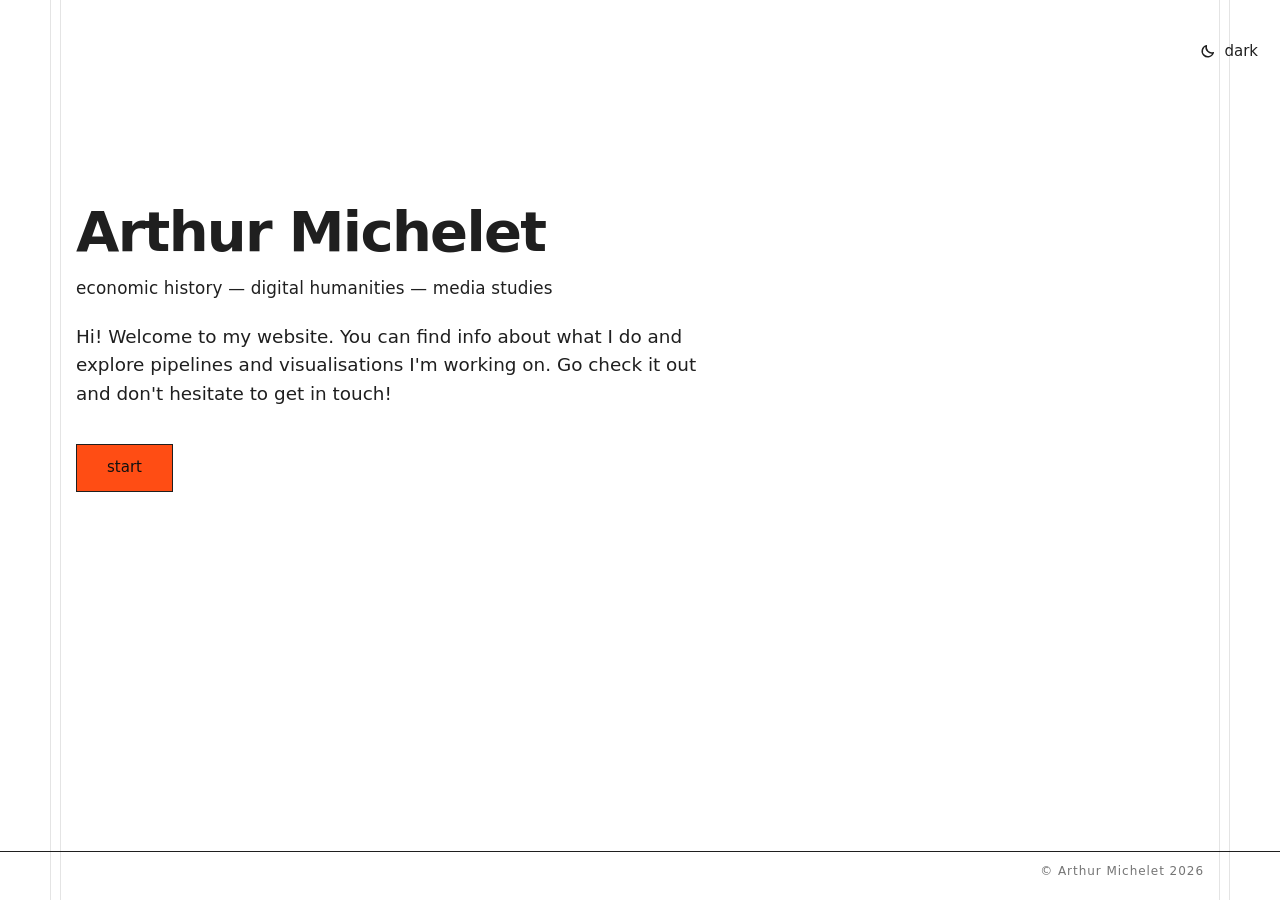
<file: index.html>
<!doctype html>
<html lang="en">
<script type="application/ld+json">{"@context": "https://schema.org", "@type": "Person", "name": "Arthur Michelet", "url": "https://arthurmichelet.com/", "jobTitle": "PhD candidate in history", "affiliation": {"@type": "CollegeOrUniversity", "name": "University of Lausanne"}, "sameAs": ["https://orcid.org/0009-0006-4593-6402", "https://github.com/arthurmichelet", "https://www.linkedin.com/in/arthur-michelet-aa4326248/"]}</script>
<head>
<meta charset="utf-8">
<meta name="viewport" content="width=device-width, initial-scale=1">
<title>Arthur Michelet</title>
<meta name="description" content="Arthur Michelet, PhD candidate in history at the University of Lausanne, economic history, media studies, digital humanities.">
<link rel="preconnect" href="https://api.fontshare.com"><link rel="preconnect" href="https://cdn.fontshare.com" crossorigin><link rel="preconnect" href="https://fonts.googleapis.com"><link rel="preconnect" href="https://fonts.gstatic.com" crossorigin><link href="https://api.fontshare.com/v2/css?f[]=satoshi@300,400,401,500,700,701,900&display=swap" rel="stylesheet"><link href="https://fonts.googleapis.com/css2?family=Playfair+Display:ital,wght@0,400..700;1,400..700&display=swap" rel="stylesheet"><link rel="icon" href="/favicon.ico" sizes="48x48"><link rel="icon" type="image/png" href="/favicon.png" sizes="192x192"><link rel="apple-touch-icon" href="/apple-touch-icon.png">
<link rel="stylesheet" href="style.css">
<meta name="color-scheme" content="light dark"><script>(function(){var d=document.documentElement;try{var t=localStorage.getItem('theme');if(t==='dark'||t==='light')d.setAttribute('data-theme',t);}catch(e){}window.toggleTheme=function(){var dark=d.getAttribute('data-theme')?d.getAttribute('data-theme')==='dark':matchMedia('(prefers-color-scheme: dark)').matches;var n=dark?'light':'dark';d.setAttribute('data-theme',n);try{localStorage.setItem('theme',n);}catch(e){}};})();</script><link rel="stylesheet" href="theme-lab.css">
</head>
<body class="site home">
<header class="site-header"><a class="site-name" href="./">Arthur Michelet</a><p class="home-tagline">economic history — digital humanities — media studies</p><p class="home-intro">Hi! Welcome to my website. You can find info about what I do and explore pipelines and visualisations I&#x27;m working on. Go check it out and don&#x27;t hesitate to get in touch!</p><div class="nav-row" data-nosnippet><a class="start" href="info">start</a><button type="button" class="theme-toggle" aria-label="switch between light and dark mode" onclick="toggleTheme()"><span class="to-dark"><svg width="16" height="16" viewBox="0 0 24 24" fill="none" stroke="currentColor" stroke-width="2.2" stroke-linejoin="round" aria-hidden="true"><path d="M20 14.5A8.5 8.5 0 0 1 9.5 4 8.5 8.5 0 1 0 20 14.5z"/></svg><span>dark</span></span><span class="to-light"><svg width="16" height="16" viewBox="0 0 24 24" fill="none" stroke="currentColor" stroke-width="2.2" stroke-linecap="round" aria-hidden="true"><circle cx="12" cy="12" r="4"/><path d="M12 2v2M12 20v2M2 12h2M20 12h2M4.9 4.9l1.4 1.4M17.7 17.7l1.4 1.4M4.9 19.1l1.4-1.4M17.7 6.3l1.4-1.4"/></svg><span>light</span></span></button></div></header>
<main data-page="home">

</main>
<footer class="site-footer"><p>© Arthur Michelet 2026</p></footer>
<script src="assets/glass.js" defer></script>
</body>
</html>
</file>
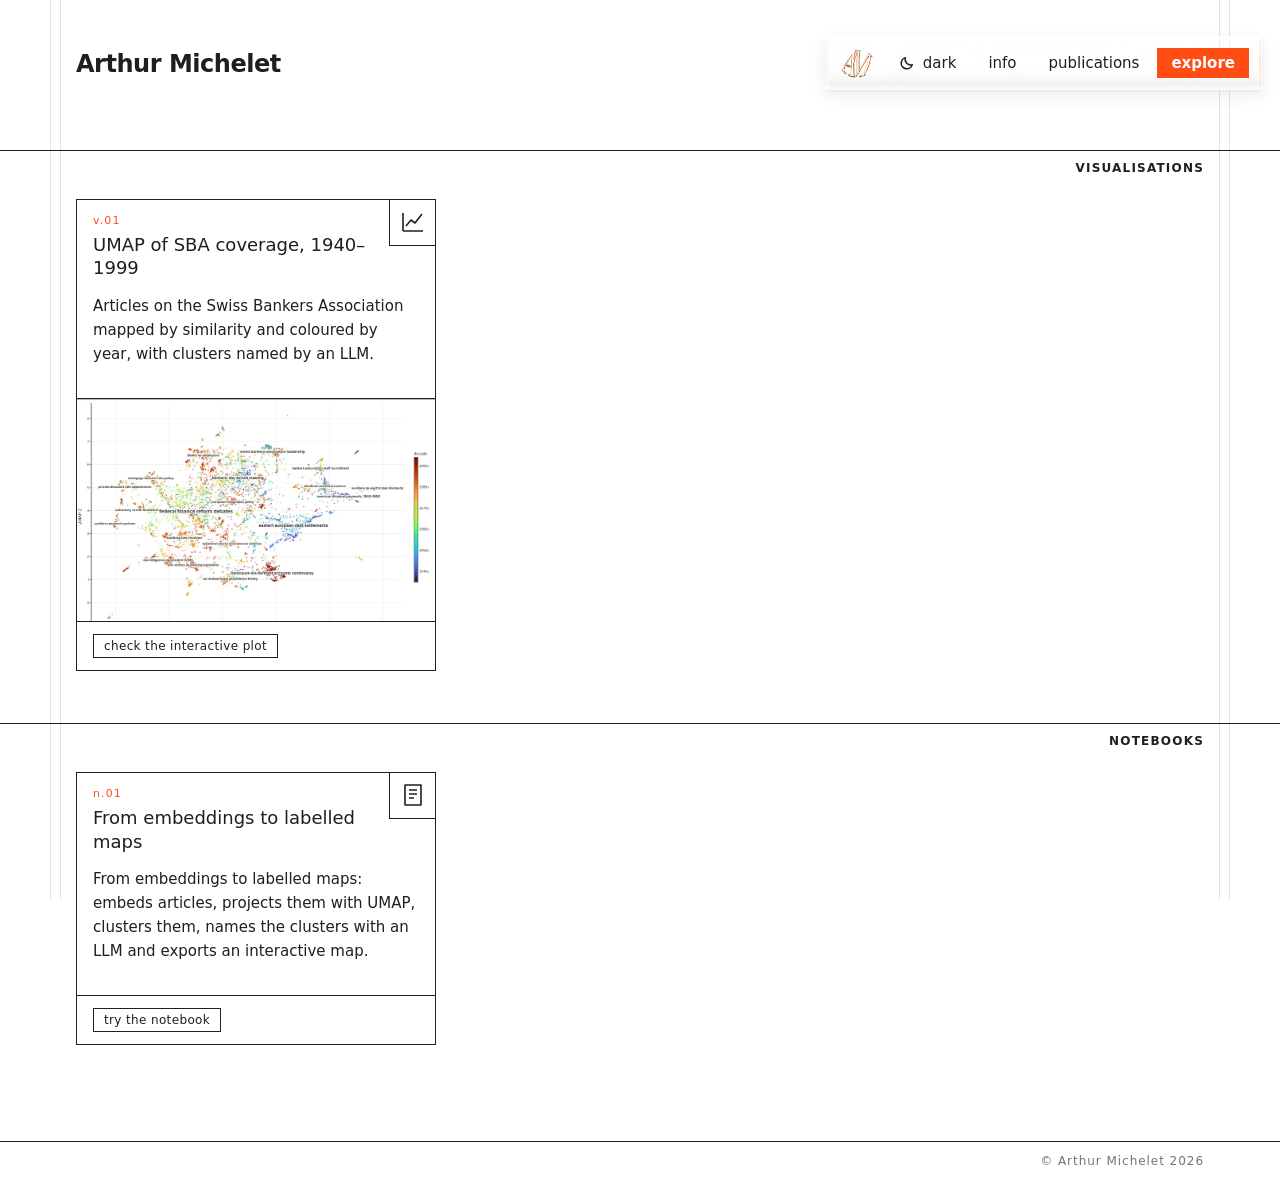
<file: explore.html>
<!doctype html>
<html lang="en">

<head>
<meta charset="utf-8">
<meta name="viewport" content="width=device-width, initial-scale=1">
<title>explore · Arthur Michelet</title>
<meta name="description" content="Arthur Michelet, PhD candidate in history at the University of Lausanne, economic history, media studies, digital humanities.">
<link rel="preconnect" href="https://api.fontshare.com"><link rel="preconnect" href="https://cdn.fontshare.com" crossorigin><link rel="preconnect" href="https://fonts.googleapis.com"><link rel="preconnect" href="https://fonts.gstatic.com" crossorigin><link href="https://api.fontshare.com/v2/css?f[]=satoshi@300,400,401,500,700,701,900&display=swap" rel="stylesheet"><link href="https://fonts.googleapis.com/css2?family=Playfair+Display:ital,wght@0,400..700;1,400..700&display=swap" rel="stylesheet"><link rel="icon" href="/favicon.ico" sizes="48x48"><link rel="icon" type="image/png" href="/favicon.png" sizes="192x192"><link rel="apple-touch-icon" href="/apple-touch-icon.png">
<link rel="stylesheet" href="style.css">
<meta name="color-scheme" content="light dark"><script>(function(){var d=document.documentElement;try{var t=localStorage.getItem('theme');if(t==='dark'||t==='light')d.setAttribute('data-theme',t);}catch(e){}window.toggleTheme=function(){var dark=d.getAttribute('data-theme')?d.getAttribute('data-theme')==='dark':matchMedia('(prefers-color-scheme: dark)').matches;var n=dark?'light':'dark';d.setAttribute('data-theme',n);try{localStorage.setItem('theme',n);}catch(e){}};})();</script><link rel="stylesheet" href="theme-lab.css">
</head>
<body class="site">
<header class="site-header wide"><a class="site-name" href="./">Arthur Michelet</a><div class="nav-row" data-nosnippet><a class="home-btn" href="./" aria-label="start page" title="start page"><img src="assets/monogram.png" alt="" width="32" height="32"></a><nav><a href="info">info</a><a href="publications">publications</a><a href="explore" class="current">explore</a></nav><button type="button" class="theme-toggle" aria-label="switch between light and dark mode" onclick="toggleTheme()"><span class="to-dark"><svg width="16" height="16" viewBox="0 0 24 24" fill="none" stroke="currentColor" stroke-width="2.2" stroke-linejoin="round" aria-hidden="true"><path d="M20 14.5A8.5 8.5 0 0 1 9.5 4 8.5 8.5 0 1 0 20 14.5z"/></svg><span>dark</span></span><span class="to-light"><svg width="16" height="16" viewBox="0 0 24 24" fill="none" stroke="currentColor" stroke-width="2.2" stroke-linecap="round" aria-hidden="true"><circle cx="12" cy="12" r="4"/><path d="M12 2v2M12 20v2M2 12h2M20 12h2M4.9 4.9l1.4 1.4M17.7 17.7l1.4 1.4M4.9 19.1l1.4-1.4M17.7 6.3l1.4-1.4"/></svg><span>light</span></span></button></div></header>
<main data-page="explore" class="wide bare">
<h1 class="sr-only">explore</h1>
<h2>visualisations</h2>
<div class='cards'>
<article class="card card-plot"><span class="card-icon"><svg width="26" height="26" viewBox="0 0 26 26" fill="none" stroke="currentColor" stroke-width="1.6" stroke-linejoin="round" aria-hidden="true"><path d="M3 22V4M3 22h20"/><path d="M6 17l5-6 4 3 7-9"/></svg></span><h3 class="card-title"><a href="view/umap-labelled-map">UMAP of SBA coverage, 1940–1999</a></h3><p class="card-text">Articles on the Swiss Bankers Association mapped by similarity and coloured by year, with clusters named by an LLM.</p><a class="card-preview" href="view/umap-labelled-map" tabindex="-1" aria-hidden="true"><img src="plots/umap-labelled-map-preview.webp" alt="" loading="lazy"></a><div class="card-links"><a class="pill" href="view/umap-labelled-map">check the interactive plot</a></div></article>
</div>
<h2>notebooks</h2>
<div class='cards'>
<article class="card card-notebook"><span class="card-icon"><svg width="26" height="26" viewBox="0 0 26 26" fill="none" stroke="currentColor" stroke-width="1.6" stroke-linejoin="round" aria-hidden="true"><rect x="5" y="3" width="16" height="20"/><path d="M9 8h8M9 12h8M9 16h5"/></svg></span><h3 class="card-title"><a href="view/embeddings-to-labelled-maps">From embeddings to labelled maps</a></h3><p class="card-text">From embeddings to labelled maps: embeds articles, projects them with UMAP, clusters them, names the clusters with an LLM and exports an interactive map.</p><div class="card-links"><a class="pill" href="view/embeddings-to-labelled-maps">try the notebook</a></div></article>
</div>
</main>
<footer class="site-footer"><p>© Arthur Michelet 2026</p></footer>
<script src="assets/glass.js" defer></script>
</body>
</html>
</file>
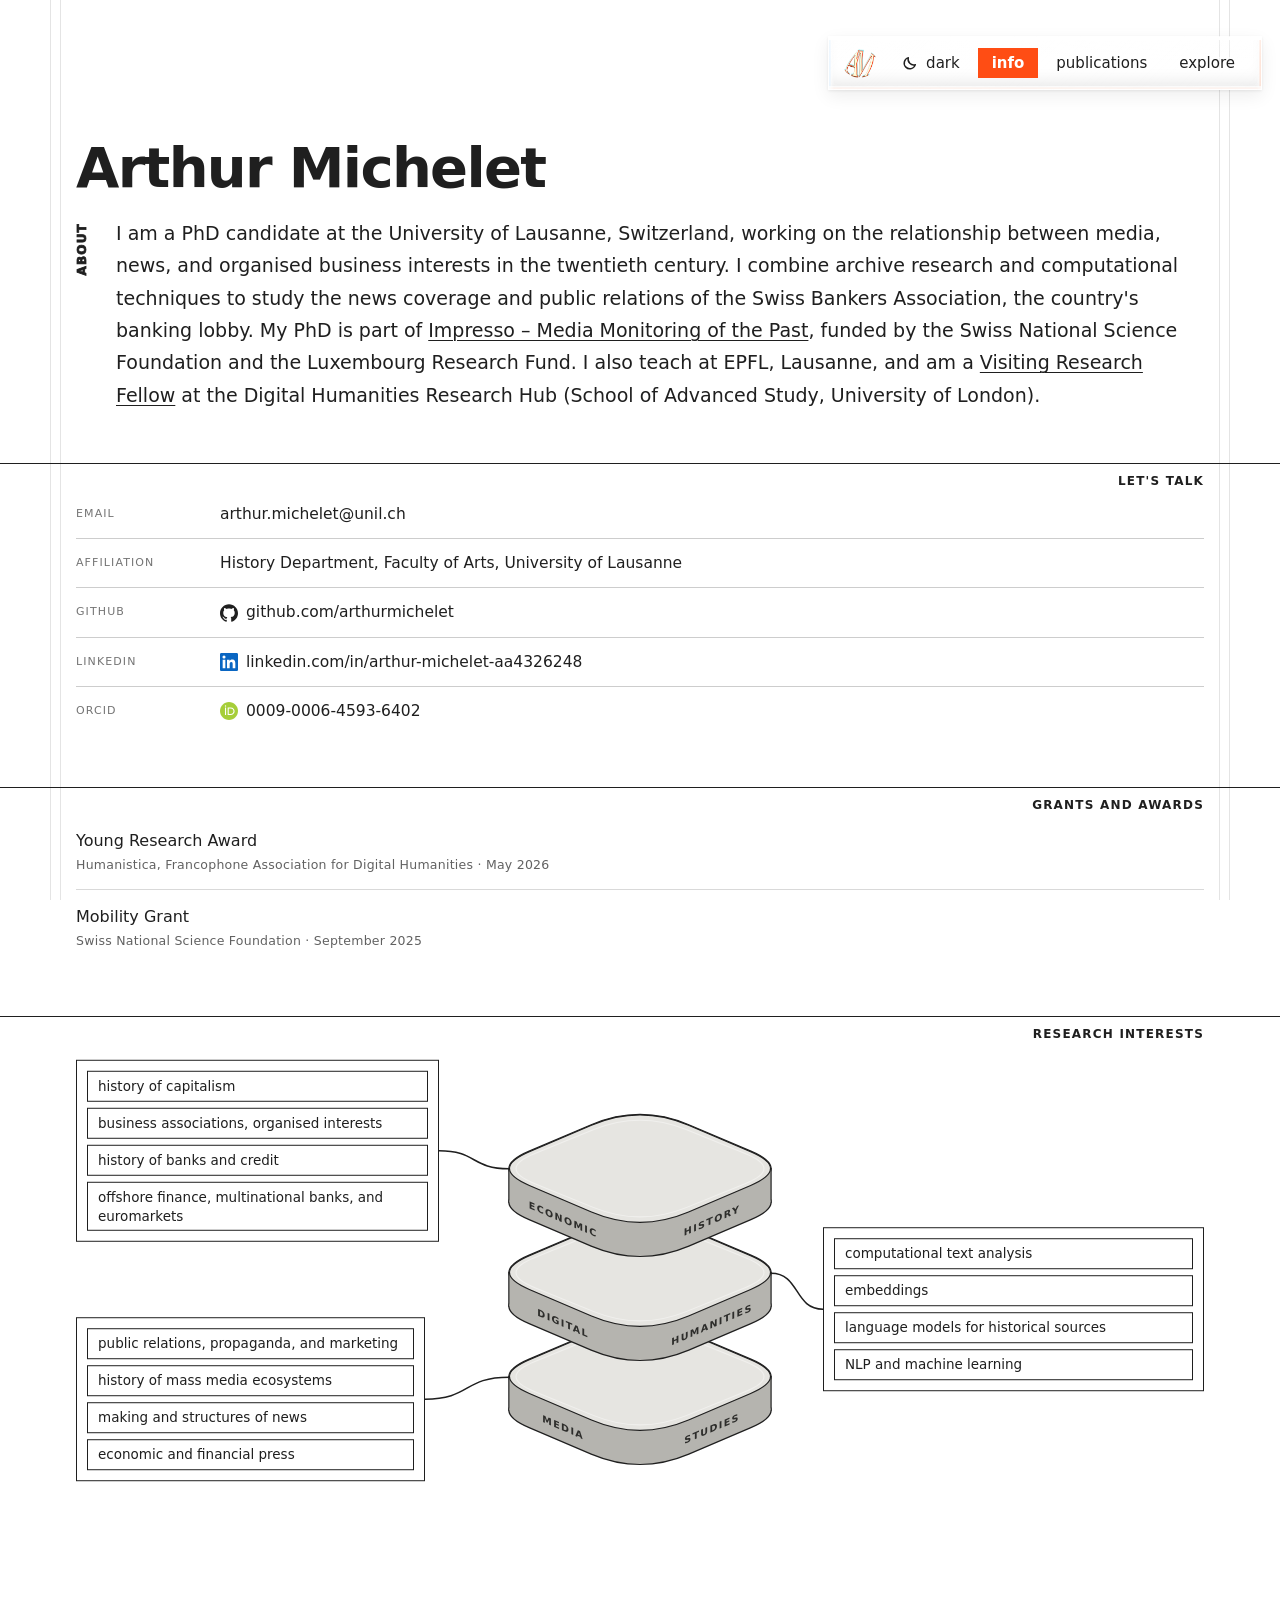
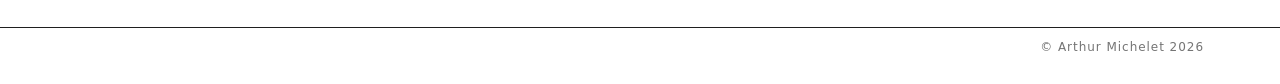
<file: info.html>
<!doctype html>
<html lang="en">

<head>
<meta charset="utf-8">
<meta name="viewport" content="width=device-width, initial-scale=1">
<title>info · Arthur Michelet</title>
<meta name="description" content="Arthur Michelet, PhD candidate in history at the University of Lausanne, economic history, media studies, digital humanities.">
<link rel="preconnect" href="https://api.fontshare.com"><link rel="preconnect" href="https://cdn.fontshare.com" crossorigin><link rel="preconnect" href="https://fonts.googleapis.com"><link rel="preconnect" href="https://fonts.gstatic.com" crossorigin><link href="https://api.fontshare.com/v2/css?f[]=satoshi@300,400,401,500,700,701,900&display=swap" rel="stylesheet"><link href="https://fonts.googleapis.com/css2?family=Playfair+Display:ital,wght@0,400..700;1,400..700&display=swap" rel="stylesheet"><link rel="icon" href="/favicon.ico" sizes="48x48"><link rel="icon" type="image/png" href="/favicon.png" sizes="192x192"><link rel="apple-touch-icon" href="/apple-touch-icon.png">
<link rel="stylesheet" href="style.css">
<meta name="color-scheme" content="light dark"><script>(function(){var d=document.documentElement;try{var t=localStorage.getItem('theme');if(t==='dark'||t==='light')d.setAttribute('data-theme',t);}catch(e){}window.toggleTheme=function(){var dark=d.getAttribute('data-theme')?d.getAttribute('data-theme')==='dark':matchMedia('(prefers-color-scheme: dark)').matches;var n=dark?'light':'dark';d.setAttribute('data-theme',n);try{localStorage.setItem('theme',n);}catch(e){}};})();</script><link rel="stylesheet" href="theme-lab.css">
</head>
<body class="site">
<header class="site-header"><a class="site-name" href="./">Arthur Michelet</a><div class="nav-row" data-nosnippet><a class="home-btn" href="./" aria-label="start page" title="start page"><img src="assets/monogram.png" alt="" width="32" height="32"></a><nav><a href="info" class="current">info</a><a href="publications">publications</a><a href="explore">explore</a></nav><button type="button" class="theme-toggle" aria-label="switch between light and dark mode" onclick="toggleTheme()"><span class="to-dark"><svg width="16" height="16" viewBox="0 0 24 24" fill="none" stroke="currentColor" stroke-width="2.2" stroke-linejoin="round" aria-hidden="true"><path d="M20 14.5A8.5 8.5 0 0 1 9.5 4 8.5 8.5 0 1 0 20 14.5z"/></svg><span>dark</span></span><span class="to-light"><svg width="16" height="16" viewBox="0 0 24 24" fill="none" stroke="currentColor" stroke-width="2.2" stroke-linecap="round" aria-hidden="true"><circle cx="12" cy="12" r="4"/><path d="M12 2v2M12 20v2M2 12h2M20 12h2M4.9 4.9l1.4 1.4M17.7 17.7l1.4 1.4M4.9 19.1l1.4-1.4M17.7 6.3l1.4-1.4"/></svg><span>light</span></span></button></div></header>
<main data-page="info">
<h1 class="sr-only">info</h1>
<p>I am a PhD candidate at the University of Lausanne, Switzerland, working on the relationship between media, news, and organised business interests in the twentieth century. I combine archive research and computational techniques to study the news coverage and public relations of the Swiss Bankers Association, the country&#x27;s banking lobby. My PhD is part of <a href="https://impresso-project.ch/">Impresso – Media Monitoring of the Past</a>, funded by the Swiss National Science Foundation and the Luxembourg Research Fund. I also teach at EPFL, Lausanne, and am a <a href="https://www.sas.ac.uk/people/arthur-michelet">Visiting Research Fellow</a> at the Digital Humanities Research Hub (School of Advanced Study, University of London).</p>
<h2>let's talk</h2>
<dl class='contact'>
<dt>email</dt><dd><a href="mailto:arthur.michelet@unil.ch">arthur.michelet@unil.ch</a></dd>
<dt>affiliation</dt><dd>History Department, Faculty of Arts, University of Lausanne</dd>
<dt>github</dt><dd><a class="orcid" href="https://github.com/arthurmichelet"><svg class="orcid-icon" xmlns="http://www.w3.org/2000/svg" viewBox="0 0 24 24" width="18" height="18" aria-hidden="true"><path fill="currentColor" d="M12 .297c-6.63 0-12 5.373-12 12 0 5.303 3.438 9.8 8.205 11.385.6.113.82-.258.82-.577 0-.285-.01-1.04-.015-2.04-3.338.724-4.042-1.61-4.042-1.61C4.422 18.07 3.633 17.7 3.633 17.7c-1.087-.744.084-.729.084-.729 1.205.084 1.838 1.236 1.838 1.236 1.07 1.835 2.809 1.305 3.495.998.108-.776.417-1.305.76-1.605-2.665-.3-5.466-1.332-5.466-5.93 0-1.31.465-2.38 1.235-3.22-.135-.303-.54-1.523.105-3.176 0 0 1.005-.322 3.3 1.23.96-.267 1.98-.399 3-.405 1.02.006 2.04.138 3 .405 2.28-1.552 3.285-1.23 3.285-1.23.645 1.653.24 2.873.12 3.176.765.84 1.23 1.91 1.23 3.22 0 4.61-2.805 5.625-5.475 5.92.42.36.81 1.096.81 2.22 0 1.606-.015 2.896-.015 3.286 0 .315.21.69.825.57C20.565 22.092 24 17.592 24 12.297c0-6.627-5.373-12-12-12"/></svg>github.com/arthurmichelet</a></dd>
<dt>linkedin</dt><dd><a class="orcid" href="https://www.linkedin.com/in/arthur-michelet-aa4326248/"><svg class="orcid-icon" xmlns="http://www.w3.org/2000/svg" viewBox="0 0 24 24" width="18" height="18" aria-hidden="true"><path fill="#0A66C2" d="M20.447 20.452h-3.554v-5.569c0-1.328-.027-3.037-1.852-3.037-1.853 0-2.136 1.445-2.136 2.939v5.667H9.351V9h3.414v1.561h.046c.477-.9 1.637-1.85 3.37-1.85 3.601 0 4.267 2.37 4.267 5.455v6.286zM5.337 7.433a2.062 2.062 0 01-2.063-2.065 2.064 2.064 0 112.063 2.065zm1.782 13.019H3.555V9h3.564v11.452zM22.225 0H1.771C.792 0 0 .774 0 1.729v20.542C0 23.227.792 24 1.771 24h20.451C23.2 24 24 23.227 24 22.271V1.729C24 .774 23.2 0 22.222 0h.003z"/></svg>linkedin.com/in/arthur-michelet-aa4326248</a></dd>
<dt>orcid</dt><dd><a class="orcid" href="https://orcid.org/0009-0006-4593-6402"><svg class="orcid-icon" xmlns="http://www.w3.org/2000/svg" viewBox="0 0 256 256" width="18" height="18" aria-hidden="true"><path fill="#A6CE39" d="M256 128c0 70.7-57.3 128-128 128S0 198.7 0 128 57.3 0 128 0s128 57.3 128 128z"/><path fill="#fff" d="M86.3 186.2H70.9V79.1h15.4v107.1zM108.9 79.1h41.6c39.6 0 57 28.3 57 53.6 0 27.5-21.5 53.6-56.8 53.6h-41.8V79.1zm15.4 93.3h24.5c34.9 0 42.9-26.5 42.9-39.7 0-21.5-13.7-39.7-43.7-39.7h-23.7v79.4zM88.7 56.8c0 5.5-4.5 10.1-10.1 10.1s-10.1-4.6-10.1-10.1c0-5.6 4.5-10.1 10.1-10.1s10.1 4.6 10.1 10.1z"/></svg>0009-0006-4593-6402</a></dd>
</dl>
<h2>grants and awards</h2>
<ul class='items'>
<li><span class="entry"><span class="entry-title">Young Research Award</span><span class="meta">Humanistica, Francophone Association for Digital Humanities · May 2026</span></span></li>
<li><span class="entry"><span class="entry-title">Mobility Grant</span><span class="meta">Swiss National Science Foundation · September 2025</span></span></li>
</ul>
<h2>research interests</h2>
<div class="bricks"><section class="brick brick-left" style="z-index:3;--top:#FF8A66;--side:#E5532B;--dy:-18px;--gap:70px"><h3 class="sr-only">economic history</h3><svg class="brick-slab" viewBox="0 0 400 230" aria-hidden="true" focusable="false"><g class="outline"><path d="M139.3,79.8 Q200,54 260.7,79.8 L338.3,112.9 Q388,134 338.3,155.1 L260.7,188.2 Q200,214 139.3,188.2 L61.7,155.1 Q12,134 61.7,112.9 Z"/><rect x="36.8" y="92" width="326.3" height="42"/><path d="M139.3,37.8 Q200,12 260.7,37.8 L338.3,70.9 Q388,92 338.3,113.1 L260.7,146.2 Q200,172 139.3,146.2 L61.7,113.1 Q12,92 61.7,70.9 Z"/></g><g class="side shape"><path d="M139.3,79.8 Q200,54 260.7,79.8 L338.3,112.9 Q388,134 338.3,155.1 L260.7,188.2 Q200,214 139.3,188.2 L61.7,155.1 Q12,134 61.7,112.9 Z"/><rect x="36.8" y="92" width="326.3" height="42"/><path d="M139.3,37.8 Q200,12 260.7,37.8 L338.3,70.9 Q388,92 338.3,113.1 L260.7,146.2 Q200,172 139.3,146.2 L61.7,113.1 Q12,92 61.7,70.9 Z"/></g><path class="top shape" d="M139.3,37.8 Q200,12 260.7,37.8 L338.3,70.9 Q388,92 338.3,113.1 L260.7,146.2 Q200,172 139.3,146.2 L61.7,113.1 Q12,92 61.7,70.9 Z"/><path class="bevel" d="M139.3,37.8 Q200,12 260.7,37.8 L338.3,70.9 Q388,92 338.3,113.1 L260.7,146.2 Q200,172 139.3,146.2 L61.7,113.1 Q12,92 61.7,70.9 Z" transform="translate(200 92) scale(.95 .9) translate(-200 -92)"/><text transform="translate(12 92) skewY(23.35)" x="92" y="28">ECONOMIC</text><text transform="translate(200 172) skewY(-23.35)" x="90" y="28">HISTORY</text></svg><div class="brick-side"><svg class="brick-line" width="70" height="26" viewBox="0 0 70 26" style="top:calc(50% - 4px)" aria-hidden="true" focusable="false"><path d="M0,4 C38,4 32,22 70,22"/></svg><ul class="brick-box"><li>history of capitalism</li><li>business associations, organised interests</li><li>history of banks and credit</li><li>offshore finance, multinational banks, and euromarkets</li></ul></div></section><section class="brick brick-right" style="z-index:2;--top:#40CED3;--side:#2D9094;--dy:36px;--gap:52px"><h3 class="sr-only">digital humanities</h3><svg class="brick-slab" viewBox="0 0 400 230" aria-hidden="true" focusable="false"><g class="outline"><path d="M139.3,79.8 Q200,54 260.7,79.8 L338.3,112.9 Q388,134 338.3,155.1 L260.7,188.2 Q200,214 139.3,188.2 L61.7,155.1 Q12,134 61.7,112.9 Z"/><rect x="36.8" y="92" width="326.3" height="42"/><path d="M139.3,37.8 Q200,12 260.7,37.8 L338.3,70.9 Q388,92 338.3,113.1 L260.7,146.2 Q200,172 139.3,146.2 L61.7,113.1 Q12,92 61.7,70.9 Z"/></g><g class="side shape"><path d="M139.3,79.8 Q200,54 260.7,79.8 L338.3,112.9 Q388,134 338.3,155.1 L260.7,188.2 Q200,214 139.3,188.2 L61.7,155.1 Q12,134 61.7,112.9 Z"/><rect x="36.8" y="92" width="326.3" height="42"/><path d="M139.3,37.8 Q200,12 260.7,37.8 L338.3,70.9 Q388,92 338.3,113.1 L260.7,146.2 Q200,172 139.3,146.2 L61.7,113.1 Q12,92 61.7,70.9 Z"/></g><path class="top shape" d="M139.3,37.8 Q200,12 260.7,37.8 L338.3,70.9 Q388,92 338.3,113.1 L260.7,146.2 Q200,172 139.3,146.2 L61.7,113.1 Q12,92 61.7,70.9 Z"/><path class="bevel" d="M139.3,37.8 Q200,12 260.7,37.8 L338.3,70.9 Q388,92 338.3,113.1 L260.7,146.2 Q200,172 139.3,146.2 L61.7,113.1 Q12,92 61.7,70.9 Z" transform="translate(200 92) scale(.95 .9) translate(-200 -92)"/><text transform="translate(12 92) skewY(23.35)" x="92" y="28">DIGITAL</text><text transform="translate(200 172) skewY(-23.35)" x="90" y="28">HUMANITIES</text></svg><div class="brick-side"><svg class="brick-line" width="52" height="44" viewBox="0 0 52 44" style="top:calc(50% - 40px)" aria-hidden="true" focusable="false"><path d="M0,40 C29,40 23,4 52,4"/></svg><ul class="brick-box"><li>computational text analysis</li><li>embeddings</li><li>language models for historical sources</li><li>NLP and machine learning</li></ul></div></section><section class="brick brick-left" style="z-index:1;--top:#005778;--side:#003C53;--dy:22px;--gap:84px"><h3 class="sr-only">media studies</h3><svg class="brick-slab" viewBox="0 0 400 230" aria-hidden="true" focusable="false"><g class="outline"><path d="M139.3,79.8 Q200,54 260.7,79.8 L338.3,112.9 Q388,134 338.3,155.1 L260.7,188.2 Q200,214 139.3,188.2 L61.7,155.1 Q12,134 61.7,112.9 Z"/><rect x="36.8" y="92" width="326.3" height="42"/><path d="M139.3,37.8 Q200,12 260.7,37.8 L338.3,70.9 Q388,92 338.3,113.1 L260.7,146.2 Q200,172 139.3,146.2 L61.7,113.1 Q12,92 61.7,70.9 Z"/></g><g class="side shape"><path d="M139.3,79.8 Q200,54 260.7,79.8 L338.3,112.9 Q388,134 338.3,155.1 L260.7,188.2 Q200,214 139.3,188.2 L61.7,155.1 Q12,134 61.7,112.9 Z"/><rect x="36.8" y="92" width="326.3" height="42"/><path d="M139.3,37.8 Q200,12 260.7,37.8 L338.3,70.9 Q388,92 338.3,113.1 L260.7,146.2 Q200,172 139.3,146.2 L61.7,113.1 Q12,92 61.7,70.9 Z"/></g><path class="top shape" d="M139.3,37.8 Q200,12 260.7,37.8 L338.3,70.9 Q388,92 338.3,113.1 L260.7,146.2 Q200,172 139.3,146.2 L61.7,113.1 Q12,92 61.7,70.9 Z"/><path class="bevel" d="M139.3,37.8 Q200,12 260.7,37.8 L338.3,70.9 Q388,92 338.3,113.1 L260.7,146.2 Q200,172 139.3,146.2 L61.7,113.1 Q12,92 61.7,70.9 Z" transform="translate(200 92) scale(.95 .9) translate(-200 -92)"/><text transform="translate(12 92) skewY(23.35)" x="92" y="28">MEDIA</text><text transform="translate(200 172) skewY(-23.35)" x="90" y="28">STUDIES</text></svg><div class="brick-side"><svg class="brick-line" width="84" height="30" viewBox="0 0 84 30" style="top:calc(50% - 26px)" aria-hidden="true" focusable="false"><path d="M0,26 C46,26 38,4 84,4"/></svg><ul class="brick-box"><li>public relations, propaganda, and marketing</li><li>history of mass media ecosystems</li><li>making and structures of news</li><li>economic and financial press</li></ul></div></section></div>
</main>
<footer class="site-footer"><p>© Arthur Michelet 2026</p></footer>
<script src="assets/glass.js" defer></script>
</body>
</html>
</file>
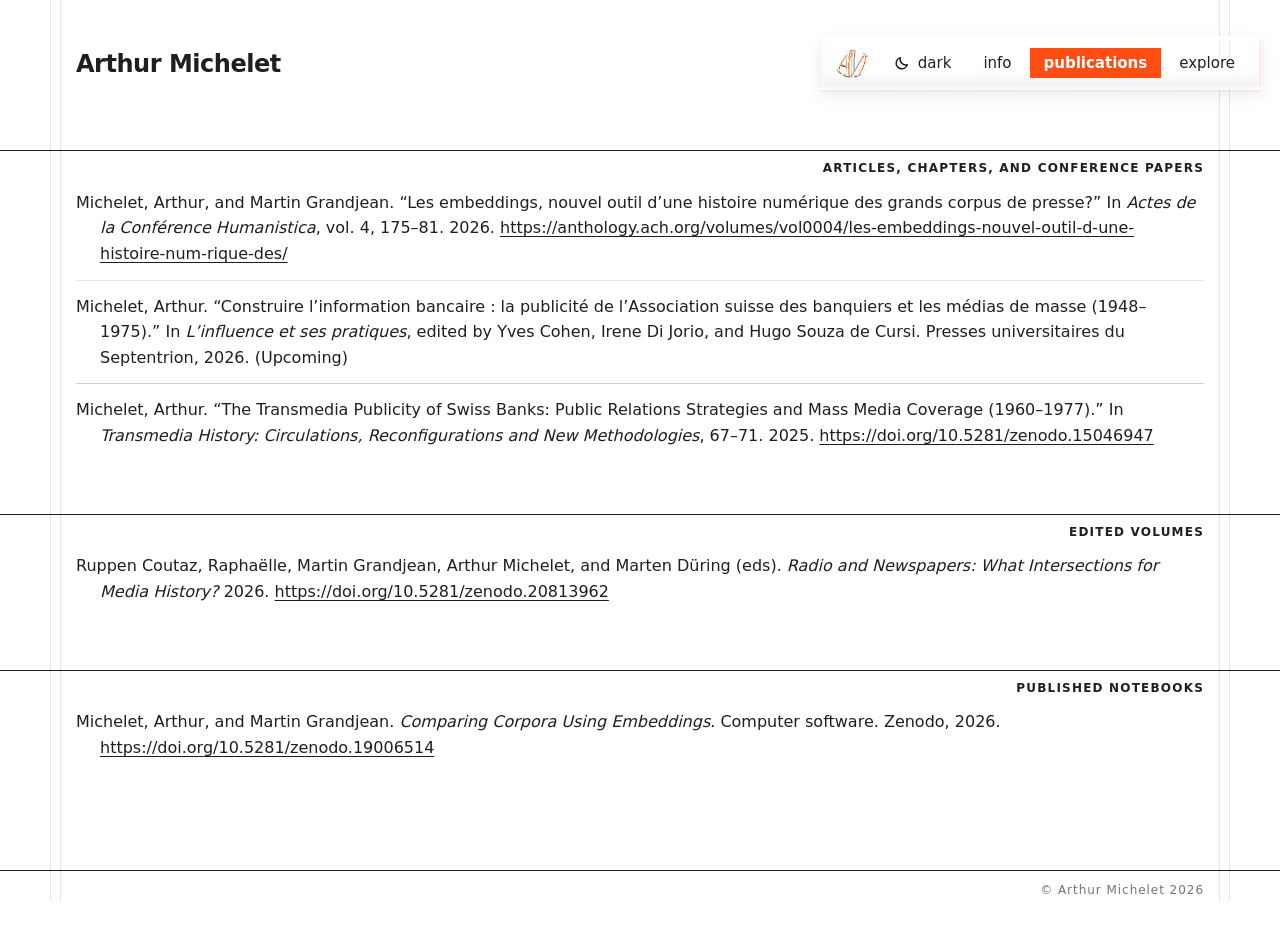
<file: publications.html>
<!doctype html>
<html lang="en">

<head>
<meta charset="utf-8">
<meta name="viewport" content="width=device-width, initial-scale=1">
<title>publications · Arthur Michelet</title>
<meta name="description" content="Arthur Michelet, PhD candidate in history at the University of Lausanne, economic history, media studies, digital humanities.">
<link rel="preconnect" href="https://api.fontshare.com"><link rel="preconnect" href="https://cdn.fontshare.com" crossorigin><link rel="preconnect" href="https://fonts.googleapis.com"><link rel="preconnect" href="https://fonts.gstatic.com" crossorigin><link href="https://api.fontshare.com/v2/css?f[]=satoshi@300,400,401,500,700,701,900&display=swap" rel="stylesheet"><link href="https://fonts.googleapis.com/css2?family=Playfair+Display:ital,wght@0,400..700;1,400..700&display=swap" rel="stylesheet"><link rel="icon" href="/favicon.ico" sizes="48x48"><link rel="icon" type="image/png" href="/favicon.png" sizes="192x192"><link rel="apple-touch-icon" href="/apple-touch-icon.png">
<link rel="stylesheet" href="style.css">
<meta name="color-scheme" content="light dark"><script>(function(){var d=document.documentElement;try{var t=localStorage.getItem('theme');if(t==='dark'||t==='light')d.setAttribute('data-theme',t);}catch(e){}window.toggleTheme=function(){var dark=d.getAttribute('data-theme')?d.getAttribute('data-theme')==='dark':matchMedia('(prefers-color-scheme: dark)').matches;var n=dark?'light':'dark';d.setAttribute('data-theme',n);try{localStorage.setItem('theme',n);}catch(e){}};})();</script><link rel="stylesheet" href="theme-lab.css">
</head>
<body class="site">
<header class="site-header"><a class="site-name" href="./">Arthur Michelet</a><div class="nav-row" data-nosnippet><a class="home-btn" href="./" aria-label="start page" title="start page"><img src="assets/monogram.png" alt="" width="32" height="32"></a><nav><a href="info">info</a><a href="publications" class="current">publications</a><a href="explore">explore</a></nav><button type="button" class="theme-toggle" aria-label="switch between light and dark mode" onclick="toggleTheme()"><span class="to-dark"><svg width="16" height="16" viewBox="0 0 24 24" fill="none" stroke="currentColor" stroke-width="2.2" stroke-linejoin="round" aria-hidden="true"><path d="M20 14.5A8.5 8.5 0 0 1 9.5 4 8.5 8.5 0 1 0 20 14.5z"/></svg><span>dark</span></span><span class="to-light"><svg width="16" height="16" viewBox="0 0 24 24" fill="none" stroke="currentColor" stroke-width="2.2" stroke-linecap="round" aria-hidden="true"><circle cx="12" cy="12" r="4"/><path d="M12 2v2M12 20v2M2 12h2M20 12h2M4.9 4.9l1.4 1.4M17.7 17.7l1.4 1.4M4.9 19.1l1.4-1.4M17.7 6.3l1.4-1.4"/></svg><span>light</span></span></button></div></header>
<main data-page="publications">
<h1 class="sr-only">publications</h1>
<h2>articles, chapters, and conference papers</h2>
<ul class='items'>
<li><span class="entry"><span class="ref">Michelet, Arthur, and Martin Grandjean. “Les embeddings, nouvel outil d’une histoire numérique des grands corpus de presse?” In <em>Actes de la Conférence Humanistica</em>, vol. 4, 175–81. 2026. <a class="ref-url" href="https://anthology.ach.org/volumes/vol0004/les-embeddings-nouvel-outil-d-une-histoire-num-rique-des/">https://anthology.ach.org/volumes/vol0004/les-embeddings-nouvel-outil-d-une-histoire-num-rique-des/</a></span></span></li>
<li><span class="entry"><span class="ref">Michelet, Arthur. “Construire l’information bancaire : la publicité de l’Association suisse des banquiers et les médias de masse (1948–1975).” In <em>L’influence et ses pratiques</em>, edited by Yves Cohen, Irene Di Jorio, and Hugo Souza de Cursi. Presses universitaires du Septentrion, 2026. (Upcoming)</span></span></li>
<li><span class="entry"><span class="ref">Michelet, Arthur. “The Transmedia Publicity of Swiss Banks: Public Relations Strategies and Mass Media Coverage (1960–1977).” In <em>Transmedia History: Circulations, Reconfigurations and New Methodologies</em>, 67–71. 2025. <a class="ref-url" href="https://doi.org/10.5281/zenodo.15046947">https://doi.org/10.5281/zenodo.15046947</a></span></span></li>
</ul>
<h2>edited volumes</h2>
<ul class='items'>
<li><span class="entry"><span class="ref">Ruppen Coutaz, Raphaëlle, Martin Grandjean, Arthur Michelet, and Marten Düring (eds). <em>Radio and Newspapers: What Intersections for Media History?</em> 2026. <a class="ref-url" href="https://doi.org/10.5281/zenodo.20813962">https://doi.org/10.5281/zenodo.20813962</a></span></span></li>
</ul>
<h2>published notebooks</h2>
<ul class='items'>
<li><span class="entry"><span class="ref">Michelet, Arthur, and Martin Grandjean. <em>Comparing Corpora Using Embeddings</em>. Computer software. Zenodo, 2026. <a class="ref-url" href="https://doi.org/10.5281/zenodo.19006514">https://doi.org/10.5281/zenodo.19006514</a></span></span></li>
</ul>
</main>
<footer class="site-footer"><p>© Arthur Michelet 2026</p></footer>
<script src="assets/glass.js" defer></script>
</body>
</html>
</file>
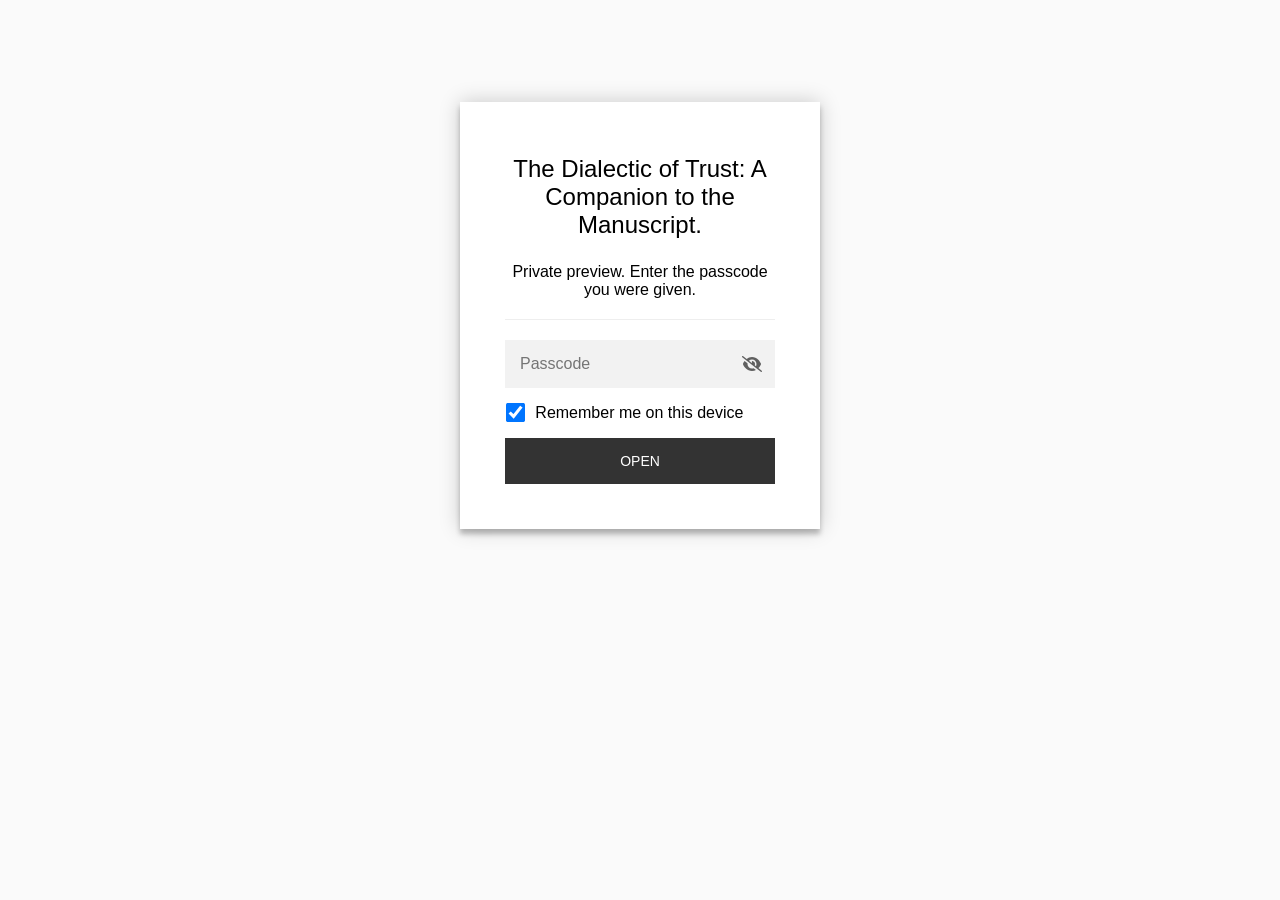
<file: dissertation-companion/vra-vr-seats-locations.html>
<!DOCTYPE html>
<html class="staticrypt-html">
    <head>
        <meta charset="utf-8" />
        <title>The Dialectic of Trust: A Companion to the Manuscript.</title>
        <meta name="viewport" content="width=device-width, initial-scale=1" />
        <meta name="robots" content="noindex, nofollow" />

        <!-- do not cache this page -->
        <meta http-equiv="cache-control" content="max-age=0" />
        <meta http-equiv="cache-control" content="no-cache" />
        <meta http-equiv="expires" content="0" />
        <meta http-equiv="expires" content="Tue, 01 Jan 1980 1:00:00 GMT" />
        <meta http-equiv="pragma" content="no-cache" />

        <style>
            .staticrypt-hr {
                margin-top: 20px;
                margin-bottom: 20px;
                border: 0;
                border-top: 1px solid #eee;
            }

            .staticrypt-page {
                width: 360px;
                padding: 8% 0 0;
                margin: auto;
                box-sizing: border-box;
            }

            .staticrypt-form {
                position: relative;
                z-index: 1;
                background: #ffffff;
                max-width: 360px;
                margin: 0 auto 100px;
                padding: 45px;
                text-align: center;
                box-shadow: 0 0 20px 0 rgba(0, 0, 0, 0.2), 0 5px 5px 0 rgba(0, 0, 0, 0.24);
            }

            .staticrypt-form input[type="password"],
            input[type="text"] {
                background: inherit;
                border: 0;
                box-sizing: border-box; /* This ensures padding is included in the total width */
                font-size: 14px;
                outline: 0;
                padding: 15px 30px 15px 15px; /* Adjust the padding to ensure there is space for the icon */
                width: 100%;
            }

            .staticrypt-password-container {
                position: relative;
                outline: 0;
                background: #f2f2f2;
                width: 100%;
                border: 0;
                margin: 0 0 15px;
                box-sizing: border-box;
            }

            .staticrypt-toggle-password-visibility {
                cursor: pointer;
                height: 20px;
                opacity: 60%;
                padding: 13px;
                position: absolute;
                right: 0;
                top: 50%;
                transform: translateY(-50%);
                width: 20px;
            }

            .staticrypt-form .staticrypt-decrypt-button {
                text-transform: uppercase;
                outline: 0;
                background: #333333;
                width: 100%;
                border: 0;
                padding: 15px;
                color: #ffffff;
                font-size: 14px;
                cursor: pointer;
            }

            .staticrypt-form .staticrypt-decrypt-button:hover,
            .staticrypt-form .staticrypt-decrypt-button:active,
            .staticrypt-form .staticrypt-decrypt-button:focus {
                background: #333333;
                filter: brightness(92%);
            }

            .staticrypt-html {
                height: 100%;
            }

            .staticrypt-body {
                height: 100%;
                margin: 0;
            }

            .staticrypt-content {
                height: 100%;
                margin-bottom: 1em;
                background: #fafafa;
                font-family: "Arial", sans-serif;
                -webkit-font-smoothing: antialiased;
                -moz-osx-font-smoothing: grayscale;
            }

            .staticrypt-instructions {
                margin-top: -1em;
                margin-bottom: 1em;
            }

            .staticrypt-title {
                font-size: 1.5em;
            }

            label.staticrypt-remember {
                display: flex;
                align-items: center;
                margin-bottom: 1em;
            }

            .staticrypt-remember input[type="checkbox"] {
                transform: scale(1.5);
                margin-right: 1em;
            }

            .hidden {
                display: none !important;
            }

            .staticrypt-spinner-container {
                height: 100%;
                display: flex;
                align-items: center;
                justify-content: center;
            }

            .staticrypt-spinner {
                display: inline-block;
                width: 2rem;
                height: 2rem;
                vertical-align: text-bottom;
                border: 0.25em solid gray;
                border-right-color: transparent;
                border-radius: 50%;
                -webkit-animation: spinner-border 0.75s linear infinite;
                animation: spinner-border 0.75s linear infinite;
                animation-duration: 0.75s;
                animation-timing-function: linear;
                animation-delay: 0s;
                animation-iteration-count: infinite;
                animation-direction: normal;
                animation-fill-mode: none;
                animation-play-state: running;
                animation-name: spinner-border;
            }

            @keyframes spinner-border {
                100% {
                    transform: rotate(360deg);
                }
            }

            @media screen and (-webkit-min-device-pixel-ratio: 0) {
                .staticrypt-form input[type="password"],
                input[type="text"] {
                    font-size: 16px;
                }
            }
        </style>
    </head>

    <body class="staticrypt-body">
        <div id="staticrypt_loading" class="staticrypt-spinner-container">
            <div class="staticrypt-spinner"></div>
        </div>

        <div id="staticrypt_content" class="staticrypt-content hidden">
            <div class="staticrypt-page">
                <div class="staticrypt-form">
                    <div class="staticrypt-instructions">
                        <p class="staticrypt-title">The Dialectic of Trust: A Companion to the Manuscript.</p>
                        <p>Private preview. Enter the passcode you were given.</p>
                    </div>

                    <hr class="staticrypt-hr" />

                    <form id="staticrypt-form" action="#" method="post">
                        <div class="staticrypt-password-container">
                            <input
                                id="staticrypt-password"
                                type="password"
                                name="password"
                                placeholder="Passcode"
                                autofocus
                            />

                            <img
                                class="staticrypt-toggle-password-visibility"
                                alt="Show password"
                                title="Show password"
                                src="[data-uri]"
                            />
                        </div>

                        <label id="staticrypt-remember-label" class="staticrypt-remember hidden">
                            <input id="staticrypt-remember" type="checkbox" name="remember" checked />
                            Remember me on this device
                        </label>

                        <input type="submit" class="staticrypt-decrypt-button" value="Open" />
                    </form>
                </div>
            </div>
        </div>

        <script>
            // these variables will be filled when generating the file - the template format is 'variable_name'
            const staticryptInitiator = ((function(){
  const exports = {};
  const cryptoEngine = ((function(){
  const exports = {};
  const { subtle } = crypto;

const IV_BITS = 16 * 8;
const HEX_BITS = 4;
const ENCRYPTION_ALGO = "AES-CBC";

/**
 * Translates between utf8 encoded hexadecimal strings
 * and Uint8Array bytes.
 */
const HexEncoder = {
    /**
     * hex string -> bytes
     * @param {string} hexString
     * @returns {Uint8Array}
     */
    parse: function (hexString) {
        if (hexString.length % 2 !== 0) throw "Invalid hexString";
        const arrayBuffer = new Uint8Array(hexString.length / 2);

        for (let i = 0; i < hexString.length; i += 2) {
            const byteValue = parseInt(hexString.substring(i, i + 2), 16);
            if (isNaN(byteValue)) {
                throw "Invalid hexString";
            }
            arrayBuffer[i / 2] = byteValue;
        }
        return arrayBuffer;
    },

    /**
     * bytes -> hex string
     * @param {Uint8Array} bytes
     * @returns {string}
     */
    stringify: function (bytes) {
        const hexBytes = [];

        for (let i = 0; i < bytes.length; ++i) {
            let byteString = bytes[i].toString(16);
            if (byteString.length < 2) {
                byteString = "0" + byteString;
            }
            hexBytes.push(byteString);
        }
        return hexBytes.join("");
    },
};

/**
 * Translates between utf8 strings and Uint8Array bytes.
 */
const UTF8Encoder = {
    parse: function (str) {
        return new TextEncoder().encode(str);
    },

    stringify: function (bytes) {
        return new TextDecoder().decode(bytes);
    },
};

/**
 * Salt and encrypt a msg with a password.
 */
async function encrypt(msg, hashedPassword) {
    // Must be 16 bytes, unpredictable, and preferably cryptographically random. However, it need not be secret.
    // https://developer.mozilla.org/en-US/docs/Web/API/SubtleCrypto/encrypt#parameters
    const iv = crypto.getRandomValues(new Uint8Array(IV_BITS / 8));

    const key = await subtle.importKey("raw", HexEncoder.parse(hashedPassword), ENCRYPTION_ALGO, false, ["encrypt"]);

    const encrypted = await subtle.encrypt(
        {
            name: ENCRYPTION_ALGO,
            iv: iv,
        },
        key,
        UTF8Encoder.parse(msg)
    );

    // iv will be 32 hex characters, we prepend it to the ciphertext for use in decryption
    return HexEncoder.stringify(iv) + HexEncoder.stringify(new Uint8Array(encrypted));
}
exports.encrypt = encrypt;

/**
 * Decrypt a salted msg using a password.
 *
 * @param {string} encryptedMsg
 * @param {string} hashedPassword
 * @returns {Promise<string>}
 */
async function decrypt(encryptedMsg, hashedPassword) {
    const ivLength = IV_BITS / HEX_BITS;
    const iv = HexEncoder.parse(encryptedMsg.substring(0, ivLength));
    const encrypted = encryptedMsg.substring(ivLength);

    const key = await subtle.importKey("raw", HexEncoder.parse(hashedPassword), ENCRYPTION_ALGO, false, ["decrypt"]);

    const outBuffer = await subtle.decrypt(
        {
            name: ENCRYPTION_ALGO,
            iv: iv,
        },
        key,
        HexEncoder.parse(encrypted)
    );

    return UTF8Encoder.stringify(new Uint8Array(outBuffer));
}
exports.decrypt = decrypt;

/**
 * Salt and hash the password so it can be stored in localStorage without opening a password reuse vulnerability.
 *
 * @param {string} password
 * @param {string} salt
 * @returns {Promise<string>}
 */
async function hashPassword(password, salt) {
    // we hash the password in multiple steps, each adding more iterations. This is because we used to allow less
    // iterations, so for backward compatibility reasons, we need to support going from that to more iterations.
    let hashedPassword = await hashLegacyRound(password, salt);

    hashedPassword = await hashSecondRound(hashedPassword, salt);

    return hashThirdRound(hashedPassword, salt);
}
exports.hashPassword = hashPassword;

/**
 * This hashes the password with 1k iterations. This is a low number, we need this function to support backwards
 * compatibility.
 *
 * @param {string} password
 * @param {string} salt
 * @returns {Promise<string>}
 */
function hashLegacyRound(password, salt) {
    return pbkdf2(password, salt, 1000, "SHA-1");
}
exports.hashLegacyRound = hashLegacyRound;

/**
 * Add a second round of iterations. This is because we used to use 1k, so for backwards compatibility with
 * remember-me/autodecrypt links, we need to support going from that to more iterations.
 *
 * @param hashedPassword
 * @param salt
 * @returns {Promise<string>}
 */
function hashSecondRound(hashedPassword, salt) {
    return pbkdf2(hashedPassword, salt, 14000, "SHA-256");
}
exports.hashSecondRound = hashSecondRound;

/**
 * Add a third round of iterations to bring total number to 600k. This is because we used to use 1k, then 15k, so for
 * backwards compatibility with remember-me/autodecrypt links, we need to support going from that to more iterations.
 *
 * @param hashedPassword
 * @param salt
 * @returns {Promise<string>}
 */
function hashThirdRound(hashedPassword, salt) {
    return pbkdf2(hashedPassword, salt, 585000, "SHA-256");
}
exports.hashThirdRound = hashThirdRound;

/**
 * Salt and hash the password so it can be stored in localStorage without opening a password reuse vulnerability.
 *
 * @param {string} password
 * @param {string} salt
 * @param {int} iterations
 * @param {string} hashAlgorithm
 * @returns {Promise<string>}
 */
async function pbkdf2(password, salt, iterations, hashAlgorithm) {
    const key = await subtle.importKey("raw", UTF8Encoder.parse(password), "PBKDF2", false, ["deriveBits"]);

    const keyBytes = await subtle.deriveBits(
        {
            name: "PBKDF2",
            hash: hashAlgorithm,
            iterations,
            salt: UTF8Encoder.parse(salt),
        },
        key,
        256
    );

    return HexEncoder.stringify(new Uint8Array(keyBytes));
}

function generateRandomSalt() {
    const bytes = crypto.getRandomValues(new Uint8Array(128 / 8));

    return HexEncoder.stringify(new Uint8Array(bytes));
}
exports.generateRandomSalt = generateRandomSalt;

async function signMessage(hashedPassword, message) {
    const key = await subtle.importKey(
        "raw",
        HexEncoder.parse(hashedPassword),
        {
            name: "HMAC",
            hash: "SHA-256",
        },
        false,
        ["sign"]
    );
    const signature = await subtle.sign("HMAC", key, UTF8Encoder.parse(message));

    return HexEncoder.stringify(new Uint8Array(signature));
}
exports.signMessage = signMessage;

function getRandomAlphanum() {
    const possibleCharacters = "abcdefghijklmnopqrstuvwxyzABCDEFGHIJKLMNOPQRSTUVWXYZ0123456789";

    let byteArray;
    let parsedInt;

    // Keep generating new random bytes until we get a value that falls
    // within a range that can be evenly divided by possibleCharacters.length
    do {
        byteArray = crypto.getRandomValues(new Uint8Array(1));
        // extract the lowest byte to get an int from 0 to 255 (probably unnecessary, since we're only generating 1 byte)
        parsedInt = byteArray[0] & 0xff;
    } while (parsedInt >= 256 - (256 % possibleCharacters.length));

    // Take the modulo of the parsed integer to get a random number between 0 and totalLength - 1
    const randomIndex = parsedInt % possibleCharacters.length;

    return possibleCharacters[randomIndex];
}

/**
 * Generate a random string of a given length.
 *
 * @param {int} length
 * @returns {string}
 */
function generateRandomString(length) {
    let randomString = "";

    for (let i = 0; i < length; i++) {
        randomString += getRandomAlphanum();
    }

    return randomString;
}
exports.generateRandomString = generateRandomString;

  return exports;
})());
const codec = ((function(){
  const exports = {};
  /**
 * Initialize the codec with the provided cryptoEngine - this return functions to encode and decode messages.
 *
 * @param cryptoEngine - the engine to use for encryption / decryption
 */
function init(cryptoEngine) {
    const exports = {};

    /**
     * Top-level function for encoding a message.
     * Includes password hashing, encryption, and signing.
     *
     * @param {string} msg
     * @param {string} password
     * @param {string} salt
     *
     * @returns {string} The encoded text
     */
    async function encode(msg, password, salt) {
        const hashedPassword = await cryptoEngine.hashPassword(password, salt);

        const encrypted = await cryptoEngine.encrypt(msg, hashedPassword);

        // we use the hashed password in the HMAC because this is effectively what will be used a password (so we can store
        // it in localStorage safely, we don't use the clear text password)
        const hmac = await cryptoEngine.signMessage(hashedPassword, encrypted);

        return hmac + encrypted;
    }
    exports.encode = encode;

    /**
     * Encode using a password that has already been hashed. This is useful to encode multiple messages in a row, that way
     * we don't need to hash the password multiple times.
     *
     * @param {string} msg
     * @param {string} hashedPassword
     *
     * @returns {string} The encoded text
     */
    async function encodeWithHashedPassword(msg, hashedPassword) {
        const encrypted = await cryptoEngine.encrypt(msg, hashedPassword);

        // we use the hashed password in the HMAC because this is effectively what will be used a password (so we can store
        // it in localStorage safely, we don't use the clear text password)
        const hmac = await cryptoEngine.signMessage(hashedPassword, encrypted);

        return hmac + encrypted;
    }
    exports.encodeWithHashedPassword = encodeWithHashedPassword;

    /**
     * Top-level function for decoding a message.
     * Includes signature check and decryption.
     *
     * @param {string} signedMsg
     * @param {string} hashedPassword
     * @param {string} salt
     * @param {int} backwardCompatibleAttempt
     * @param {string} originalPassword
     *
     * @returns {Object} {success: true, decoded: string} | {success: false, message: string}
     */
    async function decode(signedMsg, hashedPassword, salt, backwardCompatibleAttempt = 0, originalPassword = "") {
        const encryptedHMAC = signedMsg.substring(0, 64);
        const encryptedMsg = signedMsg.substring(64);
        const decryptedHMAC = await cryptoEngine.signMessage(hashedPassword, encryptedMsg);

        if (decryptedHMAC !== encryptedHMAC) {
            // we have been raising the number of iterations in the hashing algorithm multiple times, so to support the old
            // remember-me/autodecrypt links we need to try bringing the old hashes up to speed.
            originalPassword = originalPassword || hashedPassword;
            if (backwardCompatibleAttempt === 0) {
                const updatedHashedPassword = await cryptoEngine.hashThirdRound(originalPassword, salt);

                return decode(signedMsg, updatedHashedPassword, salt, backwardCompatibleAttempt + 1, originalPassword);
            }
            if (backwardCompatibleAttempt === 1) {
                let updatedHashedPassword = await cryptoEngine.hashSecondRound(originalPassword, salt);
                updatedHashedPassword = await cryptoEngine.hashThirdRound(updatedHashedPassword, salt);

                return decode(signedMsg, updatedHashedPassword, salt, backwardCompatibleAttempt + 1, originalPassword);
            }

            return { success: false, message: "Signature mismatch" };
        }

        return {
            success: true,
            decoded: await cryptoEngine.decrypt(encryptedMsg, hashedPassword),
        };
    }
    exports.decode = decode;

    return exports;
}
exports.init = init;

  return exports;
})());
const decode = codec.init(cryptoEngine).decode;

/**
 * Initialize the staticrypt module, that exposes functions callbable by the password_template.
 *
 * @param {{
 *  staticryptEncryptedMsgUniqueVariableName: string,
 *  isRememberEnabled: boolean,
 *  rememberDurationInDays: number,
 *  staticryptSaltUniqueVariableName: string,
 * }} staticryptConfig - object of data that is stored on the password_template at encryption time.
 *
 * @param {{
 *  rememberExpirationKey: string,
 *  rememberPassphraseKey: string,
 *  replaceHtmlCallback: function,
 *  clearLocalStorageCallback: function,
 * }} templateConfig - object of data that can be configured by a custom password_template.
 */
function init(staticryptConfig, templateConfig) {
    const exports = {};

    /**
     * Decrypt our encrypted page, replace the whole HTML.
     *
     * @param {string} hashedPassword
     * @returns {Promise<boolean>}
     */
    async function decryptAndReplaceHtml(hashedPassword) {
        const { staticryptEncryptedMsgUniqueVariableName, staticryptSaltUniqueVariableName } = staticryptConfig;
        const { replaceHtmlCallback } = templateConfig;

        const result = await decode(
            staticryptEncryptedMsgUniqueVariableName,
            hashedPassword,
            staticryptSaltUniqueVariableName
        );
        if (!result.success) {
            return false;
        }
        const plainHTML = result.decoded;

        // if the user configured a callback call it, otherwise just replace the whole HTML
        if (typeof replaceHtmlCallback === "function") {
            replaceHtmlCallback(plainHTML);
        } else {
            document.write(plainHTML);
            document.close();
        }

        return true;
    }

    /**
     * Attempt to decrypt the page and replace the whole HTML.
     *
     * @param {string} password
     * @param {boolean} isRememberChecked
     *
     * @returns {Promise<{isSuccessful: boolean, hashedPassword?: string}>} - we return an object, so that if we want to
     *   expose more information in the future we can do it without breaking the password_template
     */
    async function handleDecryptionOfPage(password, isRememberChecked) {
        const { staticryptSaltUniqueVariableName } = staticryptConfig;

        // decrypt and replace the whole page
        const hashedPassword = await cryptoEngine.hashPassword(password, staticryptSaltUniqueVariableName);
        return handleDecryptionOfPageFromHash(hashedPassword, isRememberChecked);
    }
    exports.handleDecryptionOfPage = handleDecryptionOfPage;

    async function handleDecryptionOfPageFromHash(hashedPassword, isRememberChecked) {
        const { isRememberEnabled, rememberDurationInDays } = staticryptConfig;
        const { rememberExpirationKey, rememberPassphraseKey } = templateConfig;

        const isDecryptionSuccessful = await decryptAndReplaceHtml(hashedPassword);

        if (!isDecryptionSuccessful) {
            return {
                isSuccessful: false,
                hashedPassword,
            };
        }

        // remember the hashedPassword and set its expiration if necessary
        if (isRememberEnabled && isRememberChecked) {
            window.localStorage.setItem(rememberPassphraseKey, hashedPassword);

            // set the expiration if the duration isn't 0 (meaning no expiration)
            if (rememberDurationInDays > 0) {
                window.localStorage.setItem(
                    rememberExpirationKey,
                    (new Date().getTime() + rememberDurationInDays * 24 * 60 * 60 * 1000).toString()
                );
            }
        }

        return {
            isSuccessful: true,
            hashedPassword,
        };
    }
    exports.handleDecryptionOfPageFromHash = handleDecryptionOfPageFromHash;

    /**
     * Clear localstorage from staticrypt related values
     */
    function clearLocalStorage() {
        const { clearLocalStorageCallback, rememberExpirationKey, rememberPassphraseKey } = templateConfig;

        if (typeof clearLocalStorageCallback === "function") {
            clearLocalStorageCallback();
        } else {
            localStorage.removeItem(rememberPassphraseKey);
            localStorage.removeItem(rememberExpirationKey);
        }
    }

    async function handleDecryptOnLoad() {
        let isSuccessful = await decryptOnLoadFromUrl();

        if (!isSuccessful) {
            isSuccessful = await decryptOnLoadFromRememberMe();
        }

        return { isSuccessful };
    }
    exports.handleDecryptOnLoad = handleDecryptOnLoad;

    /**
     * Clear storage if we are logging out
     *
     * @returns {boolean} - whether we logged out
     */
    function logoutIfNeeded() {
        const logoutKey = "staticrypt_logout";

        // handle logout through query param
        const queryParams = new URLSearchParams(window.location.search);
        if (queryParams.has(logoutKey)) {
            clearLocalStorage();
            return true;
        }

        // handle logout through URL fragment
        const hash = window.location.hash.substring(1);
        if (hash.includes(logoutKey)) {
            clearLocalStorage();
            return true;
        }

        return false;
    }

    /**
     * To be called on load: check if we want to try to decrypt and replace the HTML with the decrypted content, and
     * try to do it if needed.
     *
     * @returns {Promise<boolean>} true if we derypted and replaced the whole page, false otherwise
     */
    async function decryptOnLoadFromRememberMe() {
        const { rememberDurationInDays } = staticryptConfig;
        const { rememberExpirationKey, rememberPassphraseKey } = templateConfig;

        // if we are login out, terminate
        if (logoutIfNeeded()) {
            return false;
        }

        // if there is expiration configured, check if we're not beyond the expiration
        if (rememberDurationInDays && rememberDurationInDays > 0) {
            const expiration = localStorage.getItem(rememberExpirationKey),
                isExpired = expiration && new Date().getTime() > parseInt(expiration);

            if (isExpired) {
                clearLocalStorage();
                return false;
            }
        }

        const hashedPassword = localStorage.getItem(rememberPassphraseKey);

        if (hashedPassword) {
            // try to decrypt
            const isDecryptionSuccessful = await decryptAndReplaceHtml(hashedPassword);

            // if the decryption is unsuccessful the password might be wrong - silently clear the saved data and let
            // the user fill the password form again
            if (!isDecryptionSuccessful) {
                clearLocalStorage();
                return false;
            }

            return true;
        }

        return false;
    }

    async function decryptOnLoadFromUrl() {
        const passwordKey = "staticrypt_pwd";
        const rememberMeKey = "remember_me";

        // try to get the password from the query param (for backward compatibility - we now want to avoid this method,
        // since it sends the hashed password to the server which isn't needed)
        const queryParams = new URLSearchParams(window.location.search);
        const hashedPasswordQuery = queryParams.get(passwordKey);
        const rememberMeQuery = queryParams.get(rememberMeKey);

        const urlFragment = window.location.hash.substring(1);
        // get the password from the url fragment
        const hashedPasswordRegexMatch = urlFragment.match(new RegExp(passwordKey + "=([^&]*)"));
        const hashedPasswordFragment = hashedPasswordRegexMatch ? hashedPasswordRegexMatch[1] : null;
        const rememberMeFragment = urlFragment.includes(rememberMeKey);

        const hashedPassword = hashedPasswordFragment || hashedPasswordQuery;
        const rememberMe = rememberMeFragment || rememberMeQuery;

        if (hashedPassword) {
            return handleDecryptionOfPageFromHash(hashedPassword, rememberMe);
        }

        return false;
    }

    return exports;
}
exports.init = init;

  return exports;
})());
            const templateError = "Wrong passcode.",
                templateToggleAltShow = "Show password",
                templateToggleAltHide = "Hide password",
                isRememberEnabled = true,
                staticryptConfig = {"staticryptEncryptedMsgUniqueVariableName":"[base64]","isRememberEnabled":true,"rememberDurationInDays":30,"staticryptSaltUniqueVariableName":"ebce0c69e434c41f9461ae077cf110b5"};

            // you can edit these values to customize some of the behavior of StatiCrypt
            const templateConfig = {
                rememberExpirationKey: "staticrypt_expiration",
                rememberPassphraseKey: "staticrypt_passphrase",
                replaceHtmlCallback: null,
                clearLocalStorageCallback: null,
            };

            // init the staticrypt engine
            const staticrypt = staticryptInitiator.init(staticryptConfig, templateConfig);

            // try to automatically decrypt on load if there is a saved password
            window.onload = async function () {
                const { isSuccessful } = await staticrypt.handleDecryptOnLoad();

                // if we didn't decrypt anything on load, show the password prompt. Otherwise the content has already been
                // replaced, no need to do anything
                if (!isSuccessful) {
                    // hide loading screen
                    document.getElementById("staticrypt_loading").classList.add("hidden");
                    document.getElementById("staticrypt_content").classList.remove("hidden");
                    document.getElementById("staticrypt-password").focus();

                    // show the remember me checkbox
                    if (isRememberEnabled) {
                        document.getElementById("staticrypt-remember-label").classList.remove("hidden");
                    }
                }
            };

            // toggle password visibility
            const toggleIcon = document.querySelector(".staticrypt-toggle-password-visibility");
            // these two icons are coming from FontAwesome
            const imgSrcEyeClosed =
                "[data-uri]";
            const imgSrcEyeOpened =
                "[data-uri]";
            toggleIcon.addEventListener("click", function () {
                const passwordInput = document.getElementById("staticrypt-password");
                if (passwordInput.type === "password") {
                    passwordInput.type = "text";
                    toggleIcon.src = imgSrcEyeOpened;
                    toggleIcon.alt = templateToggleAltHide;
                    toggleIcon.title = templateToggleAltHide;
                } else {
                    passwordInput.type = "password";
                    toggleIcon.src = imgSrcEyeClosed;
                    toggleIcon.alt = templateToggleAltShow;
                    toggleIcon.title = templateToggleAltShow;
                }
            });

            // handle password form submission
            document.getElementById("staticrypt-form").addEventListener("submit", async function (e) {
                e.preventDefault();

                const password = document.getElementById("staticrypt-password").value,
                    isRememberChecked = document.getElementById("staticrypt-remember").checked;

                const { isSuccessful } = await staticrypt.handleDecryptionOfPage(password, isRememberChecked);

                if (!isSuccessful) {
                    alert(templateError);
                }
            });
        </script>
    </body>
</html>
</file>
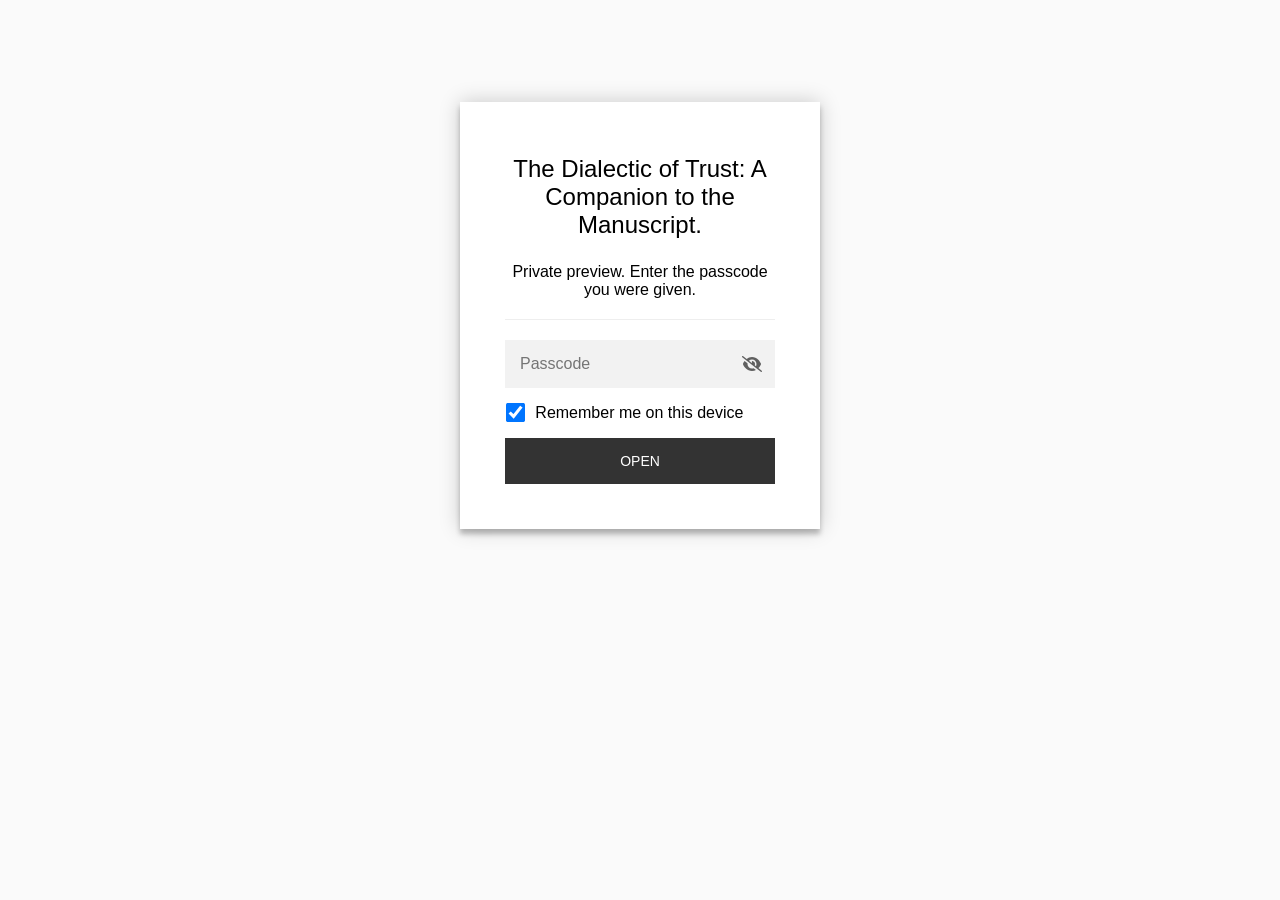
<file: dissertation-companion/vra-vr-seats.html>
<!DOCTYPE html>
<html class="staticrypt-html">
    <head>
        <meta charset="utf-8" />
        <title>The Dialectic of Trust: A Companion to the Manuscript.</title>
        <meta name="viewport" content="width=device-width, initial-scale=1" />
        <meta name="robots" content="noindex, nofollow" />

        <!-- do not cache this page -->
        <meta http-equiv="cache-control" content="max-age=0" />
        <meta http-equiv="cache-control" content="no-cache" />
        <meta http-equiv="expires" content="0" />
        <meta http-equiv="expires" content="Tue, 01 Jan 1980 1:00:00 GMT" />
        <meta http-equiv="pragma" content="no-cache" />

        <style>
            .staticrypt-hr {
                margin-top: 20px;
                margin-bottom: 20px;
                border: 0;
                border-top: 1px solid #eee;
            }

            .staticrypt-page {
                width: 360px;
                padding: 8% 0 0;
                margin: auto;
                box-sizing: border-box;
            }

            .staticrypt-form {
                position: relative;
                z-index: 1;
                background: #ffffff;
                max-width: 360px;
                margin: 0 auto 100px;
                padding: 45px;
                text-align: center;
                box-shadow: 0 0 20px 0 rgba(0, 0, 0, 0.2), 0 5px 5px 0 rgba(0, 0, 0, 0.24);
            }

            .staticrypt-form input[type="password"],
            input[type="text"] {
                background: inherit;
                border: 0;
                box-sizing: border-box; /* This ensures padding is included in the total width */
                font-size: 14px;
                outline: 0;
                padding: 15px 30px 15px 15px; /* Adjust the padding to ensure there is space for the icon */
                width: 100%;
            }

            .staticrypt-password-container {
                position: relative;
                outline: 0;
                background: #f2f2f2;
                width: 100%;
                border: 0;
                margin: 0 0 15px;
                box-sizing: border-box;
            }

            .staticrypt-toggle-password-visibility {
                cursor: pointer;
                height: 20px;
                opacity: 60%;
                padding: 13px;
                position: absolute;
                right: 0;
                top: 50%;
                transform: translateY(-50%);
                width: 20px;
            }

            .staticrypt-form .staticrypt-decrypt-button {
                text-transform: uppercase;
                outline: 0;
                background: #333333;
                width: 100%;
                border: 0;
                padding: 15px;
                color: #ffffff;
                font-size: 14px;
                cursor: pointer;
            }

            .staticrypt-form .staticrypt-decrypt-button:hover,
            .staticrypt-form .staticrypt-decrypt-button:active,
            .staticrypt-form .staticrypt-decrypt-button:focus {
                background: #333333;
                filter: brightness(92%);
            }

            .staticrypt-html {
                height: 100%;
            }

            .staticrypt-body {
                height: 100%;
                margin: 0;
            }

            .staticrypt-content {
                height: 100%;
                margin-bottom: 1em;
                background: #fafafa;
                font-family: "Arial", sans-serif;
                -webkit-font-smoothing: antialiased;
                -moz-osx-font-smoothing: grayscale;
            }

            .staticrypt-instructions {
                margin-top: -1em;
                margin-bottom: 1em;
            }

            .staticrypt-title {
                font-size: 1.5em;
            }

            label.staticrypt-remember {
                display: flex;
                align-items: center;
                margin-bottom: 1em;
            }

            .staticrypt-remember input[type="checkbox"] {
                transform: scale(1.5);
                margin-right: 1em;
            }

            .hidden {
                display: none !important;
            }

            .staticrypt-spinner-container {
                height: 100%;
                display: flex;
                align-items: center;
                justify-content: center;
            }

            .staticrypt-spinner {
                display: inline-block;
                width: 2rem;
                height: 2rem;
                vertical-align: text-bottom;
                border: 0.25em solid gray;
                border-right-color: transparent;
                border-radius: 50%;
                -webkit-animation: spinner-border 0.75s linear infinite;
                animation: spinner-border 0.75s linear infinite;
                animation-duration: 0.75s;
                animation-timing-function: linear;
                animation-delay: 0s;
                animation-iteration-count: infinite;
                animation-direction: normal;
                animation-fill-mode: none;
                animation-play-state: running;
                animation-name: spinner-border;
            }

            @keyframes spinner-border {
                100% {
                    transform: rotate(360deg);
                }
            }

            @media screen and (-webkit-min-device-pixel-ratio: 0) {
                .staticrypt-form input[type="password"],
                input[type="text"] {
                    font-size: 16px;
                }
            }
        </style>
    </head>

    <body class="staticrypt-body">
        <div id="staticrypt_loading" class="staticrypt-spinner-container">
            <div class="staticrypt-spinner"></div>
        </div>

        <div id="staticrypt_content" class="staticrypt-content hidden">
            <div class="staticrypt-page">
                <div class="staticrypt-form">
                    <div class="staticrypt-instructions">
                        <p class="staticrypt-title">The Dialectic of Trust: A Companion to the Manuscript.</p>
                        <p>Private preview. Enter the passcode you were given.</p>
                    </div>

                    <hr class="staticrypt-hr" />

                    <form id="staticrypt-form" action="#" method="post">
                        <div class="staticrypt-password-container">
                            <input
                                id="staticrypt-password"
                                type="password"
                                name="password"
                                placeholder="Passcode"
                                autofocus
                            />

                            <img
                                class="staticrypt-toggle-password-visibility"
                                alt="Show password"
                                title="Show password"
                                src="[data-uri]"
                            />
                        </div>

                        <label id="staticrypt-remember-label" class="staticrypt-remember hidden">
                            <input id="staticrypt-remember" type="checkbox" name="remember" checked />
                            Remember me on this device
                        </label>

                        <input type="submit" class="staticrypt-decrypt-button" value="Open" />
                    </form>
                </div>
            </div>
        </div>

        <script>
            // these variables will be filled when generating the file - the template format is 'variable_name'
            const staticryptInitiator = ((function(){
  const exports = {};
  const cryptoEngine = ((function(){
  const exports = {};
  const { subtle } = crypto;

const IV_BITS = 16 * 8;
const HEX_BITS = 4;
const ENCRYPTION_ALGO = "AES-CBC";

/**
 * Translates between utf8 encoded hexadecimal strings
 * and Uint8Array bytes.
 */
const HexEncoder = {
    /**
     * hex string -> bytes
     * @param {string} hexString
     * @returns {Uint8Array}
     */
    parse: function (hexString) {
        if (hexString.length % 2 !== 0) throw "Invalid hexString";
        const arrayBuffer = new Uint8Array(hexString.length / 2);

        for (let i = 0; i < hexString.length; i += 2) {
            const byteValue = parseInt(hexString.substring(i, i + 2), 16);
            if (isNaN(byteValue)) {
                throw "Invalid hexString";
            }
            arrayBuffer[i / 2] = byteValue;
        }
        return arrayBuffer;
    },

    /**
     * bytes -> hex string
     * @param {Uint8Array} bytes
     * @returns {string}
     */
    stringify: function (bytes) {
        const hexBytes = [];

        for (let i = 0; i < bytes.length; ++i) {
            let byteString = bytes[i].toString(16);
            if (byteString.length < 2) {
                byteString = "0" + byteString;
            }
            hexBytes.push(byteString);
        }
        return hexBytes.join("");
    },
};

/**
 * Translates between utf8 strings and Uint8Array bytes.
 */
const UTF8Encoder = {
    parse: function (str) {
        return new TextEncoder().encode(str);
    },

    stringify: function (bytes) {
        return new TextDecoder().decode(bytes);
    },
};

/**
 * Salt and encrypt a msg with a password.
 */
async function encrypt(msg, hashedPassword) {
    // Must be 16 bytes, unpredictable, and preferably cryptographically random. However, it need not be secret.
    // https://developer.mozilla.org/en-US/docs/Web/API/SubtleCrypto/encrypt#parameters
    const iv = crypto.getRandomValues(new Uint8Array(IV_BITS / 8));

    const key = await subtle.importKey("raw", HexEncoder.parse(hashedPassword), ENCRYPTION_ALGO, false, ["encrypt"]);

    const encrypted = await subtle.encrypt(
        {
            name: ENCRYPTION_ALGO,
            iv: iv,
        },
        key,
        UTF8Encoder.parse(msg)
    );

    // iv will be 32 hex characters, we prepend it to the ciphertext for use in decryption
    return HexEncoder.stringify(iv) + HexEncoder.stringify(new Uint8Array(encrypted));
}
exports.encrypt = encrypt;

/**
 * Decrypt a salted msg using a password.
 *
 * @param {string} encryptedMsg
 * @param {string} hashedPassword
 * @returns {Promise<string>}
 */
async function decrypt(encryptedMsg, hashedPassword) {
    const ivLength = IV_BITS / HEX_BITS;
    const iv = HexEncoder.parse(encryptedMsg.substring(0, ivLength));
    const encrypted = encryptedMsg.substring(ivLength);

    const key = await subtle.importKey("raw", HexEncoder.parse(hashedPassword), ENCRYPTION_ALGO, false, ["decrypt"]);

    const outBuffer = await subtle.decrypt(
        {
            name: ENCRYPTION_ALGO,
            iv: iv,
        },
        key,
        HexEncoder.parse(encrypted)
    );

    return UTF8Encoder.stringify(new Uint8Array(outBuffer));
}
exports.decrypt = decrypt;

/**
 * Salt and hash the password so it can be stored in localStorage without opening a password reuse vulnerability.
 *
 * @param {string} password
 * @param {string} salt
 * @returns {Promise<string>}
 */
async function hashPassword(password, salt) {
    // we hash the password in multiple steps, each adding more iterations. This is because we used to allow less
    // iterations, so for backward compatibility reasons, we need to support going from that to more iterations.
    let hashedPassword = await hashLegacyRound(password, salt);

    hashedPassword = await hashSecondRound(hashedPassword, salt);

    return hashThirdRound(hashedPassword, salt);
}
exports.hashPassword = hashPassword;

/**
 * This hashes the password with 1k iterations. This is a low number, we need this function to support backwards
 * compatibility.
 *
 * @param {string} password
 * @param {string} salt
 * @returns {Promise<string>}
 */
function hashLegacyRound(password, salt) {
    return pbkdf2(password, salt, 1000, "SHA-1");
}
exports.hashLegacyRound = hashLegacyRound;

/**
 * Add a second round of iterations. This is because we used to use 1k, so for backwards compatibility with
 * remember-me/autodecrypt links, we need to support going from that to more iterations.
 *
 * @param hashedPassword
 * @param salt
 * @returns {Promise<string>}
 */
function hashSecondRound(hashedPassword, salt) {
    return pbkdf2(hashedPassword, salt, 14000, "SHA-256");
}
exports.hashSecondRound = hashSecondRound;

/**
 * Add a third round of iterations to bring total number to 600k. This is because we used to use 1k, then 15k, so for
 * backwards compatibility with remember-me/autodecrypt links, we need to support going from that to more iterations.
 *
 * @param hashedPassword
 * @param salt
 * @returns {Promise<string>}
 */
function hashThirdRound(hashedPassword, salt) {
    return pbkdf2(hashedPassword, salt, 585000, "SHA-256");
}
exports.hashThirdRound = hashThirdRound;

/**
 * Salt and hash the password so it can be stored in localStorage without opening a password reuse vulnerability.
 *
 * @param {string} password
 * @param {string} salt
 * @param {int} iterations
 * @param {string} hashAlgorithm
 * @returns {Promise<string>}
 */
async function pbkdf2(password, salt, iterations, hashAlgorithm) {
    const key = await subtle.importKey("raw", UTF8Encoder.parse(password), "PBKDF2", false, ["deriveBits"]);

    const keyBytes = await subtle.deriveBits(
        {
            name: "PBKDF2",
            hash: hashAlgorithm,
            iterations,
            salt: UTF8Encoder.parse(salt),
        },
        key,
        256
    );

    return HexEncoder.stringify(new Uint8Array(keyBytes));
}

function generateRandomSalt() {
    const bytes = crypto.getRandomValues(new Uint8Array(128 / 8));

    return HexEncoder.stringify(new Uint8Array(bytes));
}
exports.generateRandomSalt = generateRandomSalt;

async function signMessage(hashedPassword, message) {
    const key = await subtle.importKey(
        "raw",
        HexEncoder.parse(hashedPassword),
        {
            name: "HMAC",
            hash: "SHA-256",
        },
        false,
        ["sign"]
    );
    const signature = await subtle.sign("HMAC", key, UTF8Encoder.parse(message));

    return HexEncoder.stringify(new Uint8Array(signature));
}
exports.signMessage = signMessage;

function getRandomAlphanum() {
    const possibleCharacters = "abcdefghijklmnopqrstuvwxyzABCDEFGHIJKLMNOPQRSTUVWXYZ0123456789";

    let byteArray;
    let parsedInt;

    // Keep generating new random bytes until we get a value that falls
    // within a range that can be evenly divided by possibleCharacters.length
    do {
        byteArray = crypto.getRandomValues(new Uint8Array(1));
        // extract the lowest byte to get an int from 0 to 255 (probably unnecessary, since we're only generating 1 byte)
        parsedInt = byteArray[0] & 0xff;
    } while (parsedInt >= 256 - (256 % possibleCharacters.length));

    // Take the modulo of the parsed integer to get a random number between 0 and totalLength - 1
    const randomIndex = parsedInt % possibleCharacters.length;

    return possibleCharacters[randomIndex];
}

/**
 * Generate a random string of a given length.
 *
 * @param {int} length
 * @returns {string}
 */
function generateRandomString(length) {
    let randomString = "";

    for (let i = 0; i < length; i++) {
        randomString += getRandomAlphanum();
    }

    return randomString;
}
exports.generateRandomString = generateRandomString;

  return exports;
})());
const codec = ((function(){
  const exports = {};
  /**
 * Initialize the codec with the provided cryptoEngine - this return functions to encode and decode messages.
 *
 * @param cryptoEngine - the engine to use for encryption / decryption
 */
function init(cryptoEngine) {
    const exports = {};

    /**
     * Top-level function for encoding a message.
     * Includes password hashing, encryption, and signing.
     *
     * @param {string} msg
     * @param {string} password
     * @param {string} salt
     *
     * @returns {string} The encoded text
     */
    async function encode(msg, password, salt) {
        const hashedPassword = await cryptoEngine.hashPassword(password, salt);

        const encrypted = await cryptoEngine.encrypt(msg, hashedPassword);

        // we use the hashed password in the HMAC because this is effectively what will be used a password (so we can store
        // it in localStorage safely, we don't use the clear text password)
        const hmac = await cryptoEngine.signMessage(hashedPassword, encrypted);

        return hmac + encrypted;
    }
    exports.encode = encode;

    /**
     * Encode using a password that has already been hashed. This is useful to encode multiple messages in a row, that way
     * we don't need to hash the password multiple times.
     *
     * @param {string} msg
     * @param {string} hashedPassword
     *
     * @returns {string} The encoded text
     */
    async function encodeWithHashedPassword(msg, hashedPassword) {
        const encrypted = await cryptoEngine.encrypt(msg, hashedPassword);

        // we use the hashed password in the HMAC because this is effectively what will be used a password (so we can store
        // it in localStorage safely, we don't use the clear text password)
        const hmac = await cryptoEngine.signMessage(hashedPassword, encrypted);

        return hmac + encrypted;
    }
    exports.encodeWithHashedPassword = encodeWithHashedPassword;

    /**
     * Top-level function for decoding a message.
     * Includes signature check and decryption.
     *
     * @param {string} signedMsg
     * @param {string} hashedPassword
     * @param {string} salt
     * @param {int} backwardCompatibleAttempt
     * @param {string} originalPassword
     *
     * @returns {Object} {success: true, decoded: string} | {success: false, message: string}
     */
    async function decode(signedMsg, hashedPassword, salt, backwardCompatibleAttempt = 0, originalPassword = "") {
        const encryptedHMAC = signedMsg.substring(0, 64);
        const encryptedMsg = signedMsg.substring(64);
        const decryptedHMAC = await cryptoEngine.signMessage(hashedPassword, encryptedMsg);

        if (decryptedHMAC !== encryptedHMAC) {
            // we have been raising the number of iterations in the hashing algorithm multiple times, so to support the old
            // remember-me/autodecrypt links we need to try bringing the old hashes up to speed.
            originalPassword = originalPassword || hashedPassword;
            if (backwardCompatibleAttempt === 0) {
                const updatedHashedPassword = await cryptoEngine.hashThirdRound(originalPassword, salt);

                return decode(signedMsg, updatedHashedPassword, salt, backwardCompatibleAttempt + 1, originalPassword);
            }
            if (backwardCompatibleAttempt === 1) {
                let updatedHashedPassword = await cryptoEngine.hashSecondRound(originalPassword, salt);
                updatedHashedPassword = await cryptoEngine.hashThirdRound(updatedHashedPassword, salt);

                return decode(signedMsg, updatedHashedPassword, salt, backwardCompatibleAttempt + 1, originalPassword);
            }

            return { success: false, message: "Signature mismatch" };
        }

        return {
            success: true,
            decoded: await cryptoEngine.decrypt(encryptedMsg, hashedPassword),
        };
    }
    exports.decode = decode;

    return exports;
}
exports.init = init;

  return exports;
})());
const decode = codec.init(cryptoEngine).decode;

/**
 * Initialize the staticrypt module, that exposes functions callbable by the password_template.
 *
 * @param {{
 *  staticryptEncryptedMsgUniqueVariableName: string,
 *  isRememberEnabled: boolean,
 *  rememberDurationInDays: number,
 *  staticryptSaltUniqueVariableName: string,
 * }} staticryptConfig - object of data that is stored on the password_template at encryption time.
 *
 * @param {{
 *  rememberExpirationKey: string,
 *  rememberPassphraseKey: string,
 *  replaceHtmlCallback: function,
 *  clearLocalStorageCallback: function,
 * }} templateConfig - object of data that can be configured by a custom password_template.
 */
function init(staticryptConfig, templateConfig) {
    const exports = {};

    /**
     * Decrypt our encrypted page, replace the whole HTML.
     *
     * @param {string} hashedPassword
     * @returns {Promise<boolean>}
     */
    async function decryptAndReplaceHtml(hashedPassword) {
        const { staticryptEncryptedMsgUniqueVariableName, staticryptSaltUniqueVariableName } = staticryptConfig;
        const { replaceHtmlCallback } = templateConfig;

        const result = await decode(
            staticryptEncryptedMsgUniqueVariableName,
            hashedPassword,
            staticryptSaltUniqueVariableName
        );
        if (!result.success) {
            return false;
        }
        const plainHTML = result.decoded;

        // if the user configured a callback call it, otherwise just replace the whole HTML
        if (typeof replaceHtmlCallback === "function") {
            replaceHtmlCallback(plainHTML);
        } else {
            document.write(plainHTML);
            document.close();
        }

        return true;
    }

    /**
     * Attempt to decrypt the page and replace the whole HTML.
     *
     * @param {string} password
     * @param {boolean} isRememberChecked
     *
     * @returns {Promise<{isSuccessful: boolean, hashedPassword?: string}>} - we return an object, so that if we want to
     *   expose more information in the future we can do it without breaking the password_template
     */
    async function handleDecryptionOfPage(password, isRememberChecked) {
        const { staticryptSaltUniqueVariableName } = staticryptConfig;

        // decrypt and replace the whole page
        const hashedPassword = await cryptoEngine.hashPassword(password, staticryptSaltUniqueVariableName);
        return handleDecryptionOfPageFromHash(hashedPassword, isRememberChecked);
    }
    exports.handleDecryptionOfPage = handleDecryptionOfPage;

    async function handleDecryptionOfPageFromHash(hashedPassword, isRememberChecked) {
        const { isRememberEnabled, rememberDurationInDays } = staticryptConfig;
        const { rememberExpirationKey, rememberPassphraseKey } = templateConfig;

        const isDecryptionSuccessful = await decryptAndReplaceHtml(hashedPassword);

        if (!isDecryptionSuccessful) {
            return {
                isSuccessful: false,
                hashedPassword,
            };
        }

        // remember the hashedPassword and set its expiration if necessary
        if (isRememberEnabled && isRememberChecked) {
            window.localStorage.setItem(rememberPassphraseKey, hashedPassword);

            // set the expiration if the duration isn't 0 (meaning no expiration)
            if (rememberDurationInDays > 0) {
                window.localStorage.setItem(
                    rememberExpirationKey,
                    (new Date().getTime() + rememberDurationInDays * 24 * 60 * 60 * 1000).toString()
                );
            }
        }

        return {
            isSuccessful: true,
            hashedPassword,
        };
    }
    exports.handleDecryptionOfPageFromHash = handleDecryptionOfPageFromHash;

    /**
     * Clear localstorage from staticrypt related values
     */
    function clearLocalStorage() {
        const { clearLocalStorageCallback, rememberExpirationKey, rememberPassphraseKey } = templateConfig;

        if (typeof clearLocalStorageCallback === "function") {
            clearLocalStorageCallback();
        } else {
            localStorage.removeItem(rememberPassphraseKey);
            localStorage.removeItem(rememberExpirationKey);
        }
    }

    async function handleDecryptOnLoad() {
        let isSuccessful = await decryptOnLoadFromUrl();

        if (!isSuccessful) {
            isSuccessful = await decryptOnLoadFromRememberMe();
        }

        return { isSuccessful };
    }
    exports.handleDecryptOnLoad = handleDecryptOnLoad;

    /**
     * Clear storage if we are logging out
     *
     * @returns {boolean} - whether we logged out
     */
    function logoutIfNeeded() {
        const logoutKey = "staticrypt_logout";

        // handle logout through query param
        const queryParams = new URLSearchParams(window.location.search);
        if (queryParams.has(logoutKey)) {
            clearLocalStorage();
            return true;
        }

        // handle logout through URL fragment
        const hash = window.location.hash.substring(1);
        if (hash.includes(logoutKey)) {
            clearLocalStorage();
            return true;
        }

        return false;
    }

    /**
     * To be called on load: check if we want to try to decrypt and replace the HTML with the decrypted content, and
     * try to do it if needed.
     *
     * @returns {Promise<boolean>} true if we derypted and replaced the whole page, false otherwise
     */
    async function decryptOnLoadFromRememberMe() {
        const { rememberDurationInDays } = staticryptConfig;
        const { rememberExpirationKey, rememberPassphraseKey } = templateConfig;

        // if we are login out, terminate
        if (logoutIfNeeded()) {
            return false;
        }

        // if there is expiration configured, check if we're not beyond the expiration
        if (rememberDurationInDays && rememberDurationInDays > 0) {
            const expiration = localStorage.getItem(rememberExpirationKey),
                isExpired = expiration && new Date().getTime() > parseInt(expiration);

            if (isExpired) {
                clearLocalStorage();
                return false;
            }
        }

        const hashedPassword = localStorage.getItem(rememberPassphraseKey);

        if (hashedPassword) {
            // try to decrypt
            const isDecryptionSuccessful = await decryptAndReplaceHtml(hashedPassword);

            // if the decryption is unsuccessful the password might be wrong - silently clear the saved data and let
            // the user fill the password form again
            if (!isDecryptionSuccessful) {
                clearLocalStorage();
                return false;
            }

            return true;
        }

        return false;
    }

    async function decryptOnLoadFromUrl() {
        const passwordKey = "staticrypt_pwd";
        const rememberMeKey = "remember_me";

        // try to get the password from the query param (for backward compatibility - we now want to avoid this method,
        // since it sends the hashed password to the server which isn't needed)
        const queryParams = new URLSearchParams(window.location.search);
        const hashedPasswordQuery = queryParams.get(passwordKey);
        const rememberMeQuery = queryParams.get(rememberMeKey);

        const urlFragment = window.location.hash.substring(1);
        // get the password from the url fragment
        const hashedPasswordRegexMatch = urlFragment.match(new RegExp(passwordKey + "=([^&]*)"));
        const hashedPasswordFragment = hashedPasswordRegexMatch ? hashedPasswordRegexMatch[1] : null;
        const rememberMeFragment = urlFragment.includes(rememberMeKey);

        const hashedPassword = hashedPasswordFragment || hashedPasswordQuery;
        const rememberMe = rememberMeFragment || rememberMeQuery;

        if (hashedPassword) {
            return handleDecryptionOfPageFromHash(hashedPassword, rememberMe);
        }

        return false;
    }

    return exports;
}
exports.init = init;

  return exports;
})());
            const templateError = "Wrong passcode.",
                templateToggleAltShow = "Show password",
                templateToggleAltHide = "Hide password",
                isRememberEnabled = true,
                staticryptConfig = {"staticryptEncryptedMsgUniqueVariableName":"[base64]","isRememberEnabled":true,"rememberDurationInDays":30,"staticryptSaltUniqueVariableName":"ebce0c69e434c41f9461ae077cf110b5"};

            // you can edit these values to customize some of the behavior of StatiCrypt
            const templateConfig = {
                rememberExpirationKey: "staticrypt_expiration",
                rememberPassphraseKey: "staticrypt_passphrase",
                replaceHtmlCallback: null,
                clearLocalStorageCallback: null,
            };

            // init the staticrypt engine
            const staticrypt = staticryptInitiator.init(staticryptConfig, templateConfig);

            // try to automatically decrypt on load if there is a saved password
            window.onload = async function () {
                const { isSuccessful } = await staticrypt.handleDecryptOnLoad();

                // if we didn't decrypt anything on load, show the password prompt. Otherwise the content has already been
                // replaced, no need to do anything
                if (!isSuccessful) {
                    // hide loading screen
                    document.getElementById("staticrypt_loading").classList.add("hidden");
                    document.getElementById("staticrypt_content").classList.remove("hidden");
                    document.getElementById("staticrypt-password").focus();

                    // show the remember me checkbox
                    if (isRememberEnabled) {
                        document.getElementById("staticrypt-remember-label").classList.remove("hidden");
                    }
                }
            };

            // toggle password visibility
            const toggleIcon = document.querySelector(".staticrypt-toggle-password-visibility");
            // these two icons are coming from FontAwesome
            const imgSrcEyeClosed =
                "[data-uri]";
            const imgSrcEyeOpened =
                "[data-uri]";
            toggleIcon.addEventListener("click", function () {
                const passwordInput = document.getElementById("staticrypt-password");
                if (passwordInput.type === "password") {
                    passwordInput.type = "text";
                    toggleIcon.src = imgSrcEyeOpened;
                    toggleIcon.alt = templateToggleAltHide;
                    toggleIcon.title = templateToggleAltHide;
                } else {
                    passwordInput.type = "password";
                    toggleIcon.src = imgSrcEyeClosed;
                    toggleIcon.alt = templateToggleAltShow;
                    toggleIcon.title = templateToggleAltShow;
                }
            });

            // handle password form submission
            document.getElementById("staticrypt-form").addEventListener("submit", async function (e) {
                e.preventDefault();

                const password = document.getElementById("staticrypt-password").value,
                    isRememberChecked = document.getElementById("staticrypt-remember").checked;

                const { isSuccessful } = await staticrypt.handleDecryptionOfPage(password, isRememberChecked);

                if (!isSuccessful) {
                    alert(templateError);
                }
            });
        </script>
    </body>
</html>
</file>
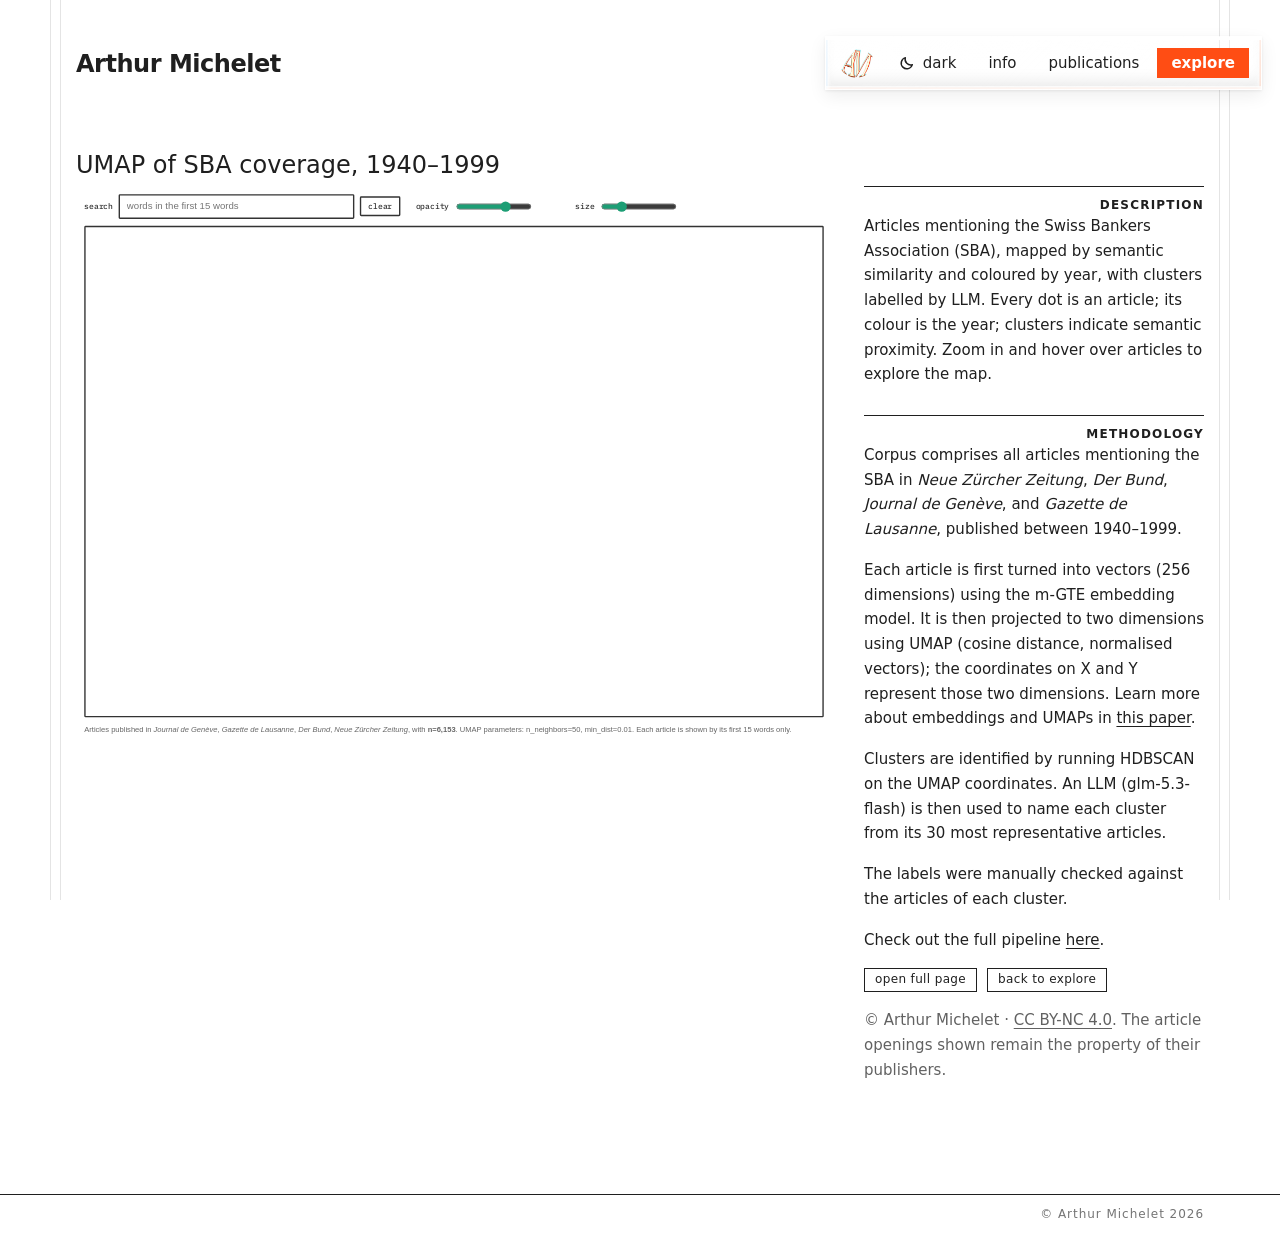
<file: view/umap-labelled-map.html>
<!doctype html>
<html lang="en">

<head>
<meta charset="utf-8">
<meta name="viewport" content="width=device-width, initial-scale=1">
<title>UMAP of SBA coverage, 1940–1999 · Arthur Michelet</title>
<meta name="description" content="Arthur Michelet, PhD candidate in history at the University of Lausanne, economic history, media studies, digital humanities.">
<link rel="preconnect" href="https://api.fontshare.com"><link rel="preconnect" href="https://cdn.fontshare.com" crossorigin><link rel="preconnect" href="https://fonts.googleapis.com"><link rel="preconnect" href="https://fonts.gstatic.com" crossorigin><link href="https://api.fontshare.com/v2/css?f[]=satoshi@300,400,401,500,700,701,900&display=swap" rel="stylesheet"><link href="https://fonts.googleapis.com/css2?family=Playfair+Display:ital,wght@0,400..700;1,400..700&display=swap" rel="stylesheet"><link rel="icon" href="/favicon.ico" sizes="48x48"><link rel="icon" type="image/png" href="/favicon.png" sizes="192x192"><link rel="apple-touch-icon" href="/apple-touch-icon.png">
<link rel="stylesheet" href="../style.css">
<meta name="color-scheme" content="light dark"><script>(function(){var d=document.documentElement;try{var t=localStorage.getItem('theme');if(t==='dark'||t==='light')d.setAttribute('data-theme',t);}catch(e){}window.toggleTheme=function(){var dark=d.getAttribute('data-theme')?d.getAttribute('data-theme')==='dark':matchMedia('(prefers-color-scheme: dark)').matches;var n=dark?'light':'dark';d.setAttribute('data-theme',n);try{localStorage.setItem('theme',n);}catch(e){}};})();</script><link rel="stylesheet" href="../theme-lab.css">
</head>
<body class="site">
<header class="site-header wide"><a class="site-name" href="../">Arthur Michelet</a><div class="nav-row" data-nosnippet><a class="home-btn" href="../" aria-label="start page" title="start page"><img src="../assets/monogram.png" alt="" width="32" height="32"></a><nav><a href="../info">info</a><a href="../publications">publications</a><a href="../explore" class="current">explore</a></nav><button type="button" class="theme-toggle" aria-label="switch between light and dark mode" onclick="toggleTheme()"><span class="to-dark"><svg width="16" height="16" viewBox="0 0 24 24" fill="none" stroke="currentColor" stroke-width="2.2" stroke-linejoin="round" aria-hidden="true"><path d="M20 14.5A8.5 8.5 0 0 1 9.5 4 8.5 8.5 0 1 0 20 14.5z"/></svg><span>dark</span></span><span class="to-light"><svg width="16" height="16" viewBox="0 0 24 24" fill="none" stroke="currentColor" stroke-width="2.2" stroke-linecap="round" aria-hidden="true"><circle cx="12" cy="12" r="4"/><path d="M12 2v2M12 20v2M2 12h2M20 12h2M4.9 4.9l1.4 1.4M17.7 17.7l1.4 1.4M4.9 19.1l1.4-1.4M17.7 6.3l1.4-1.4"/></svg><span>light</span></span></button></div></header>
<main data-page="explore" class="wide viewer-page">
<div class="viewer">
<h1 class="viewer-title">UMAP of SBA coverage, 1940–1999</h1>
<div class="viewer-frame" data-h="810" data-w="1100"><iframe src="../plots/umap-labelled-map.html" title="UMAP of SBA coverage, 1940–1999" loading="lazy"></iframe></div>
<aside class="viewer-side">
<h2>description</h2>
<p>Articles mentioning the Swiss Bankers Association (SBA), mapped by semantic similarity and coloured by year, with clusters labelled by LLM. Every dot is an article; its colour is the year; clusters indicate semantic proximity. Zoom in and hover over articles to explore the map.</p>
<h2>methodology</h2>
<p>Corpus comprises all articles mentioning the SBA in <em>Neue Zürcher Zeitung</em>, <em>Der Bund</em>, <em>Journal de Genève</em>, and <em>Gazette de Lausanne</em>, published between 1940–1999.</p>
<p>Each article is first turned into vectors (256 dimensions) using the m-GTE embedding model. It is then projected to two dimensions using UMAP (cosine distance, normalised vectors); the coordinates on X and Y represent those two dimensions. Learn more about embeddings and UMAPs in <a href="https://anthology.ach.org/volumes/vol0004/les-embeddings-nouvel-outil-d-une-histoire-num-rique-des/">this paper</a>.</p>
<p>Clusters are identified by running HDBSCAN on the UMAP coordinates. An LLM (glm-5.3-flash) is then used to name each cluster from its 30 most representative articles.</p>
<p>The labels were manually checked against the articles of each cluster.</p>
<p>Check out the full pipeline <a href="embeddings-to-labelled-maps">here</a>.</p>
<p class="viewer-links"><a class="pill" href="../plots/umap-labelled-map.html">open full page</a> <a class="pill" href="../explore">back to explore</a></p>
<p class="viewer-licence">&copy; Arthur Michelet &middot; <a href="https://creativecommons.org/licenses/by-nc/4.0/">CC BY-NC 4.0</a>. The article openings shown remain the property of their publishers.</p>
</aside>
</div>
<script>(function(){document.querySelectorAll('.viewer-frame[data-w]').forEach(function(f){var w=+f.dataset.w,h=+f.dataset.h,i=f.querySelector('iframe');i.style.width=w+'px';i.style.height=h+'px';function fit(){var k=Math.min(1,f.clientWidth/w);i.style.transform='scale('+k+')';f.style.height=(h*k)+'px';}fit();addEventListener('resize',fit);if(window.ResizeObserver)new ResizeObserver(fit).observe(f);});})();</script>
</main>
<footer class="site-footer"><p>© Arthur Michelet 2026</p></footer>
<script src="../assets/glass.js" defer></script>
</body>
</html>
</file>
<file: style.css>
/* Site style, mirrors plot_style.py:
   bg #fafafa, text #333333, grid #e8e8e8,
   titles EB Garamond bold, body Google Sans Flex,
   pill badges = white fill, 1.2px #333333 border (see add_pill_title).
   Layout inspired by rubenros.nl: one column, name on top, nav underneath.
   Rules under ".site" only affect our own pages, not the converted notebooks;
   ".site-header" is shared by both. */

:root {
  --bg: #fafafa;
  --text: #333333;
  --grid: #e8e8e8;
  --rule: rgba(51, 51, 51, .28);   /* list rules: visible on the texture */
  --accent: #FF4D14;   /* highlight colour: change it here */
}

/* ── header: name, then navigation (all pages, incl. notebooks) ─────────── */
.site-header {
  max-width: 640px;
  margin: 0 auto;
  padding: 64px 24px 24px;
  font-family: 'Google Sans Flex', sans-serif;
  color: var(--text);
  box-sizing: border-box;
}
.site-header.wide { max-width: 1100px; }

.site-name {
  display: block;
  font-family: 'EB Garamond', serif;
  font-weight: 700;
  font-size: 2.4rem;
  line-height: 1.1;
  color: var(--text);
  text-decoration: none;
}

.site-header nav {
  display: flex;
  flex-wrap: wrap;
  gap: 8px 20px;
  margin-top: 12px;
  font-size: 1.1rem;
}
.site-header nav a { color: var(--text); text-decoration: none; }
.site-header nav a:hover,
.site-header nav a.current { color: var(--accent); }

/* ── page body (our own pages only) ─────────────────────────────────────── */
body.site {
  margin: 0;
  min-height: 100vh;
  color: var(--text);
  font-family: 'Google Sans Flex', sans-serif;
  font-size: 17px;
  line-height: 1.6;
  background: transparent;   /* the texture (body::before) shows through */
}
.site *, .site-header { box-sizing: border-box; }

/* grainy colour texture (made by make_background.py), fixed behind everything.
   Two layers: a repeating grain tile on top of a small, smooth colour image. */
html { background: #C0F3E2; }   /* shows instantly, before the images arrive */
body.site::before {
  content: "";
  position: fixed;
  inset: 0;
  z-index: -1;
  background:
    url("assets/grain.webp") 0 0 / 256px 256px repeat,
    #C0F3E2 url("assets/bg.webp") center / cover no-repeat;
}
@media (max-aspect-ratio: 1/1) {
  /* phones: the text spans the whole width, so soften the texture slightly */
  body.site::before {
    background:
      url("assets/grain.webp") 0 0 / 256px 256px repeat,
      linear-gradient(rgba(192, 243, 226, .2), rgba(192, 243, 226, .2)),
      #C0F3E2 url("assets/bg-portrait.webp") center / cover no-repeat;
  }
}

body.home .site-header { padding-top: 22vh; }

.site main {
  max-width: 640px;
  margin: 0 auto;
  padding: 0 24px 96px;
}
.site main.wide { max-width: 1100px; }

.site h1, .site h2 {
  font-family: 'EB Garamond', serif;
  font-weight: 700;
  line-height: 1.15;
  margin: 0;
}
.site h1 { font-size: 2rem; margin-bottom: 24px; }
.site h2 { font-size: 1.4rem; margin-top: 48px; }
.site h1 + h2 { margin-top: 0; }
.site h1.sr-only + h2 { margin-top: 0; }
/* page titles are kept for screen readers and search engines, but not shown */
.sr-only {
  position: absolute;
  width: 1px; height: 1px;
  margin: -1px; padding: 0;
  overflow: hidden;
  clip: rect(0 0 0 0);
  white-space: nowrap;
  border: 0;
}

.site p { margin: 0 0 16px; }
.site a { color: var(--text); text-decoration: none; }
.site main a:hover { color: var(--accent); }

/* contact: label / value */
dl.contact {
  display: grid;
  grid-template-columns: 7.5rem 1fr;
  gap: 6px 16px;
  margin: 16px 0 0;
}
dl.contact dt { opacity: .72; }
dl.contact dd { margin: 0; }

/* lists with thin rules, like the gridlines in the figures */
.site ul.items {
  list-style: none;
  margin: 16px 0 0;
  padding: 0;
  border-top: 1px solid var(--rule);
}
.site ul.items li {
  display: flex;
  align-items: center;
  justify-content: space-between;
  gap: 16px;
  padding: 12px 0;
  border-bottom: 1px solid var(--rule);
}

.entry { display: block; }
.entry-title { display: block; }
.meta { display: block; font-size: 15px; opacity: .78; }

.pills { display: flex; flex: none; gap: 8px; }
.pill {
  padding: 1px 12px;
  font-size: 13px;
  background: #fff;
  border: 1.2px solid var(--text);
  border-radius: 999px;
}
.site .pill { transition: color .2s, border-color .2s, transform 120ms ease-in-out, box-shadow 120ms ease-in-out; }
.site a.pill:hover { color: var(--accent); border-color: var(--accent); }

.empty { opacity: .65; margin-top: 16px; }

/* PNG viewer pages */
img.figure { display: block; max-width: 100%; height: auto; margin-top: 8px; }
.download { margin-top: 16px; font-size: 14px; }

@media (max-width: 520px) {
  .site-name { font-size: 2rem; }
  .site ul.items li { align-items: flex-start; flex-direction: column; gap: 8px; }
}

/* ── home: the "start" button ───────────────────────────────────────────── */
.site-header .start {
  display: inline-block;
  margin-top: 28px;
  padding: 8px 30px;
  font-size: 1.1rem;
  color: var(--text);
  background: #fff;
  border: 1.2px solid var(--text);
  border-radius: 999px;
  text-decoration: none;
  transition: color .2s, border-color .2s, transform 120ms ease-in-out, box-shadow 120ms ease-in-out;
}
.site-header .start:hover { color: var(--accent); border-color: var(--accent); }

/* ── ORCID link with logo (info page) ───────────────────────────────────── */
a.orcid { display: inline-flex; align-items: center; gap: 8px; }
.orcid-icon { flex: none; }

/* ── smooth page transitions ────────────────────────────────────────────────
   Cross-document view transitions: the page cross-fades and the name glides
   between its home position and the top. Supported by Chrome, Edge and
   Safari; other browsers simply switch pages instantly. */
@view-transition { navigation: auto; }

/* Names for the elements that glide between pages. Not given in Firefox: it does not play the
   transition, and naming elements there seems to slow down the first paint and scrolling. */
@supports not (-moz-appearance: none) {
  body.site::before { view-transition-name: page-bg; }   /* stays put while pages change: no flash */
  .site-name { view-transition-name: site-name; }
  .site-header nav { view-transition-name: site-nav; }
}

::view-transition-group(page-bg) { animation: none; }
::view-transition-old(page-bg) { display: none; }
::view-transition-new(page-bg) { animation: none; }

::view-transition-old(root),
::view-transition-new(root) { animation-duration: .4s; }
::view-transition-group(site-name),
::view-transition-group(site-nav) {
  animation-duration: .5s;
  animation-timing-function: cubic-bezier(.4, 0, .2, 1);
}

@media (prefers-reduced-motion: reduce) {
  @view-transition { navigation: none; }
}

/* Firefox: the page transition holds up scrolling for about half a second after each page change,
   so it is switched off there (pages simply switch instantly). */
@supports (-moz-appearance: none) {
  @view-transition { navigation: none; }
}

/* The vertical scrollbar is always there from the first frame, so a short page (publications) is
   exactly as wide as a long one (info, explore), and the scrollbar never appears late. */
html { overflow-y: scroll; }

/* ── "lifted" clickable pills ────────────────────────────────────────────────
   On hover the pill moves up and to the right while a solid dark copy stays
   where it was (the shadow is offset by the opposite amount), so the pill looks
   raised off the page. Pressing it drops it back. Idea from motherduck.com. */
@media (hover: hover) {
  .site-header .start:hover { transform: translate(5px, -5px); box-shadow: -5px 5px 0 var(--text); }
  .site .pill:hover         { transform: translate(3px, -3px); box-shadow: -3px 3px 0 var(--text); }
}
.site-header .start:active,
.site .pill:active {
  transform: none;
  box-shadow: none;
  transition-duration: 30ms;
}
@media (prefers-reduced-motion: reduce) {
  .site-header .start, .site .pill { transition: color .2s, border-color .2s; }
}
</file>
<file: theme-lab.css>
/* Lab look. Loaded after style.css, so style.css (the "classic" look) is untouched: set
   THEME = "classic" in content.py and rebuild to go back. Select this look with THEME = "lab".

   Inspired by the NotesLab theme (WordPress.com): warm grey page, a large light name, serif text
   with a geometric sans for headings and labels, dashed guide lines, one controlled accent;
   and by forensic-architecture.org: hairline rules, small uppercase labels, ruled grids of
   metadata, red index numbers on every entry, no shadows and no motion.
   Fonts: Satoshi (headings, labels, menu; Fontshare) and Playfair Display (running text; Google Fonts).
   The menu sits in a hairline box at the top right, like the NotesLab theme.
   Same lowercase titles and palette; the accent (--accent, orange) is used for the index
   numbers and for hover, the deep green for the active menu item. */

:root {
  --ink: #1f1f1f;
  --paper: #fff;
  --raised: #fff;
  --page: #FFFFFF;                   /* page (NotesLab's warm grey would be #eeece7) */
  --mint: #ff4f1478;                /* hover / highlight tint C0F3E2 ff4f1465*/
  --deep: #085041;                /* active menu item */
  --neon: #00FFA6;                /* 00FFA6 */
  --line: rgba(31, 31, 31, .22);  /* row separators */
  --rule: var(--line);
  --muted: rgba(31, 31, 31, .62);
  --tag: #e4e2dd;                 /* non-clickable pills */
  --tag-text: #3a3a38;
  --bg-top: #e6e5e1; --bg-side: #b5b4af; --bg-label: #2d2d2b;   /* resting grey bricks */
  --on-accent: #111111;
  --head: 'Satoshi', system-ui, sans-serif;
  --body: var(--head);                /* all text in Satoshi. For the serif look again: 'Playfair Display', Georgia, serif */
  color-scheme: light;
}

/* ── dark mode (system setting, or the switch in the header): the same palette, inverted ── */
@media (prefers-color-scheme: dark) {
  :root:not([data-theme="light"]) {
    --text: #ebfff8;
    --ink: #C0F3E2;
    --paper: #0a2b24;
    --raised: #06201a;
    --page: #04171a;
    --mint: #0f4a3c;
    --deep: #1D9E75;
    --line: rgba(192, 243, 226, .28);
    --rule: var(--line);
    --muted: rgba(217, 247, 236, .65);
    --tag: #33403c;
    --tag-text: #c3d3cd;
    --bg-top: #3a4a45; --bg-side: #26332f; --bg-label: #c9d6d1;
    color-scheme: dark;
  }
}
:root[data-theme="dark"] {
  --text: #d9f7ec;
  --ink: #C0F3E2;
  --paper: #0a2b24;
  --raised: #06201a;
  --page: #04171a;
  --mint: #0f4a3c;
  --deep: #1D9E75;
  --line: rgba(192, 243, 226, .28);
  --rule: var(--line);
  --muted: rgba(217, 247, 236, .65);
  --tag: #33403c;
  --tag-text: #d7e3de;
  --bg-top: #3a4a45; --bg-side: #26332f; --bg-label: #c9d6d1;
  color-scheme: dark;
}
:root[data-theme="light"] { color-scheme: light; }

/* ── page: one flat colour, dashed guide lines at the edges of the column (wide screens) ── */
html { background: var(--page); }
body.site::before { background: var(--page); }
body.site {
  font-family: var(--body);
  font-size: 17px;
  line-height: 1.7;
  color: var(--ink);
  --col: 1180px;                        /* the width between the dashed guide lines */
}
@media (min-width: 1160px) {
  body.site::after {
    content: "";
    position: fixed; top: 0; bottom: 0;
    left: max(20px, calc(50% - var(--col) / 2)); right: max(20px, calc(50% - var(--col) / 2));
    /* two thin lines on each side, with a gap between them */
    background:
      linear-gradient(var(--line), var(--line)) left 0 top 0 / 1px 100% no-repeat,
      linear-gradient(var(--line), var(--line)) left 10px top 0 / 1px 100% no-repeat,
      linear-gradient(var(--line), var(--line)) right 0 top 0 / 1px 100% no-repeat,
      linear-gradient(var(--line), var(--line)) right 10px top 0 / 1px 100% no-repeat;
    opacity: .55;
    pointer-events: none;
  }
}
.site a { color: var(--ink); }

/* ── header: the menu in a hairline box at the top right, then the large light name ───── */
.site-header, .site-header.wide {
  display: flex; flex-direction: column;
  max-width: calc(var(--col) - 4px); padding: 36px 24px 0;
  color: var(--ink); font-family: var(--head);
}
.nav-row {
  order: -1;
  align-self: flex-end;
  display: flex; align-items: center;
  gap: 14px;
  max-width: 100%;
  margin: 0 0 44px;
  padding: 10px 12px;
  border: 1px solid var(--ink);
  background: var(--paper);           /* opaque, so the dashed guide line doesn't show through */
  position: relative; z-index: 1;
}
.site-name {
  font-family: var(--head);
  font-weight: 900;
  font-size: clamp(2.6rem, 6.4vw, 3.5rem);
  line-height: 1.2;
  letter-spacing: -.03em;
  color: var(--ink);
}
.site-header nav { margin-top: 0; gap: 4px; font-size: 15px; }
.site-header nav a {
  padding: 4px 14px;
  color: var(--ink);
  line-height: 1.5;
  transition: color .15s, background-color .15s;
}
.site-header nav a:hover { color: var(--accent); }
.site-header nav a.current { background: #FF4D14; color: #fff; font-weight: 700; }
.site-header nav a.current:hover { color: #fff; }

.home-btn {                          /* the AM monogram (assets/monogram.png, transparent): first in the box, links to the start page */
  order: -2;
  display: inline-flex; align-items: center;
  padding: 0 8px 0 3px;
}
.home-btn img { display: block; width: 32px; height: 32px; transition: transform .15s; }   /* the monogram: no background, no border */
.home-btn:hover img { transform: scale(1.12); }
.home-btn:focus-visible { outline: 1px solid var(--accent); outline-offset: 3px; }
.theme-toggle {
  order: -1;                          /* first in the box, where NotesLab has its search icon */
  display: inline-flex; align-items: center;
  margin: 0;
  padding: 4px 4px;
  font: inherit; font-size: 15px; line-height: 1.5;
  color: var(--ink);
  background: none; border: 0;
  cursor: pointer;
  transition: color .15s;
}
.theme-toggle span { display: inline-flex; align-items: center; gap: 8px; }
.theme-toggle .to-light { display: none; }
.theme-toggle:hover { color: var(--accent); }
.theme-toggle:focus-visible { outline: 1px solid var(--accent); outline-offset: 3px; }
:root[data-theme="dark"] .theme-toggle .to-dark { display: none; }
:root[data-theme="dark"] .theme-toggle .to-light { display: inline-flex; }
@media (prefers-color-scheme: dark) {
  :root:not([data-theme="light"]) .theme-toggle .to-dark { display: none; }
  :root:not([data-theme="light"]) .theme-toggle .to-light { display: inline-flex; }
}
@media (min-width: 1160px) {            /* the box pokes out slightly past the dashed guide line */
  .site-header { --ext: min(72px, calc((100vw - min(var(--col) - 4px, 100vw)) / 2 + 6px)); }   /* how far past the column, never past the window */
  .nav-row { margin-right: calc(-1 * var(--ext)); }
}
@media (max-width: 520px) {
  .site-header, .site-header.wide { padding-top: 20px; }
  .theme-toggle span > span { display: none; }
  /* phone: the menu is a full-width bar, evenly spread, with finger-sized targets */
  .nav-row { align-self: stretch; justify-content: space-between; gap: 0; padding: 4px; margin-bottom: 28px; }
  .site-header nav { flex: 1; justify-content: space-around; gap: 0; }
  .site-header nav a { padding: 10px 8px; flex: 1; text-align: center; }
  .theme-toggle { padding: 10px 14px; }
}

/* home: the start button */
.site-header .start {
  margin-top: 36px;
  padding: 10px 30px;
  font-family: var(--head);
  font-size: 15px;
  color: var(--on-accent);
  background: var(--accent);
  border: 1px solid var(--ink);
  border-radius: 0;
  transition: color .15s, background-color .15s, transform 120ms ease-in-out, box-shadow 120ms ease-in-out;   /* the pop-out must animate too, or it jumps while the colours fade */
}
.site-header .start:hover { color: var(--paper); background: var(--ink); border-color: var(--ink); }
.site-header:has(.start) .nav-row { display: contents; }     /* home: the switch top right, the start button under the name */
.site-header:has(.start) { position: relative; }
.site-header:has(.start) .theme-toggle { position: absolute; top: 36px; right: 24px; }
.site-header:has(.start) .start { align-self: flex-start; }
@media (min-width: 1160px) { .site-header:has(.start) .theme-toggle { right: calc(24px - var(--ext)); } }   /* ...and past the guide line, like the menu box */

/* ── main: no panel, the page is the sheet ─────────────────────────────────────── */
.site main {
  width: calc(100% - 48px);
  max-width: calc(var(--col) - 52px);
  margin: 0 auto 96px;
  padding: 8px 0 0;
  background: none; border: 0; box-shadow: none; border-radius: 0;
  counter-reset: viz nb;
}
.site main.bare, .site main.wide { max-width: calc(var(--col) - 52px); }
body.home main { display: none; }
.site p:first-child { margin-top: 0; }
.site main > p { max-width: 68ch; }

/* ── titles: a hairline rule and a small uppercase label, set to the right ── */
.site h1, .site h2, .site h3 { font-family: var(--head); font-weight: 500; color: var(--ink); }
.site h2 {
  display: flex; align-items: baseline; justify-content: flex-end; gap: 14px;   /* the label sits at the right end of its rule */
  margin: 52px 0 0;
  text-align: right;
  padding-top: 10px;
  border-top: 1px solid var(--ink);
  font-size: 12px; line-height: 1.4; font-weight: 900;
  letter-spacing: .1em;
  text-transform: uppercase;
}
.site main.bare h2 { margin-top: 52px; }
/* the rule above a section runs the full width of the window (the column is centred, so 50% is the middle of the screen) */
body.site { overflow-x: clip; }
.site main > h2 { position: relative; border-top: 0; }
.site main > h2::before {
  content: "";
  position: absolute; top: 0; left: 50%;
  width: 100vw; margin-left: -50vw; height: 1px;
  background: var(--ink);
}
/* the first title keeps its rule, a little closer to the name */
.site h2:first-child, .site h1.sr-only + h2, .site main.bare h1.sr-only + h2 { margin-top: 30px; }
.viewer-side h2:first-of-type { margin-top: 0; }

/* the introduction on the info page: serif text a little larger than body text, starting under the name,
   with a vertical "about" label in the space on its left */
.site main[data-page="info"] > p:first-of-type {
  position: relative;
  max-width: none;                      /* runs to the right edge of the column, like the titles and rules */
  margin: 8px 0 8px;
  padding-left: 40px;
  font-size: 19px; line-height: 1.7;
}
.site main[data-page="info"] > p:first-of-type::before {
  content: "about";
  position: absolute; left: 0; top: .5em;
  writing-mode: vertical-rl; transform: rotate(180deg);   /* reads bottom to top */
  font-family: var(--head); font-weight: 900;
  -webkit-text-stroke: .8px currentColor;   /* a touch heavier than Satoshi Bold, without loading another weight */
  font-size: 12px; line-height: 1; letter-spacing: .1em; text-transform: uppercase;
}
@media (max-width: 700px) {
  .site main[data-page="info"] > p:first-of-type { padding: 0; font-size: 17px; }
  .site main[data-page="info"] > p:first-of-type::before { display: none; }
}

/* links: thin underline, accent on hover */
.site main p a:not(.pill), .site .card-text a, .site .viewer-side li a {
  text-decoration: underline; text-decoration-thickness: 1px; text-underline-offset: 3px;
}
.site main p a:not(.pill):hover, .site .card-text a:hover, .site .viewer-side li a:hover,
.site main a:hover { color: var(--accent); }

/* ── contact: a ruled grid of small labels and values ──────────────────────── */
dl.contact {
  display: grid;
  grid-template-columns: 9rem 1fr;
  gap: 0;
  margin: 0;
  border: 0;
  background: none;
}
dl.contact dt, dl.contact dd {
  margin: 0;
  padding: 11px 0;
  border-bottom: 1px solid var(--line);
}
dl.contact dt, dl.contact dd { display: flex; align-items: center; flex-wrap: wrap; }
dl.contact dt {
  opacity: 1; color: var(--muted);
  font-family: var(--head);
  font-size: 11px; letter-spacing: .1em; text-transform: uppercase;
}
dl.contact dd { font-family: var(--head); font-size: 15.5px; }
dl.contact dt:hover, dl.contact dd:hover { background: none; }
dl.contact dt:nth-last-of-type(1), dl.contact dd:last-of-type { border-bottom: 0; }
@media (max-width: 520px) {
  dl.contact { grid-template-columns: 1fr; }
  dl.contact dt { padding-bottom: 0; border-bottom: 0; }
}

/* ── lists (grants, publications): ruled rows ─────────────────────────────────── */
.site ul.items { margin: 0; border: 0; background: none; }
.site ul.items li {
  padding: 13px 8px 13px 0;
  border-bottom: 1px solid var(--line);
  /* the hover highlight spreads across the whole page width but never above or below the row:
     the clip is always on (not only on hover), so nothing leaks while the colour fades */
  box-shadow: 0 0 0 100vmax transparent;
  clip-path: inset(0 -100vmax);
  transition: background-color .12s, box-shadow .12s;
}
.site ul.items li:hover {
  background: var(--mint);
  box-shadow: 0 0 0 100vmax var(--mint);
}
.site ul.items li:last-child { border-bottom: 0; }          /* the last row has no rule under it */
.site .entry-title { font-size: 16px; }
.meta { font-family: var(--head); font-size: 12.5px; letter-spacing: .02em; opacity: .7; }
.empty { opacity: .65; margin-top: 14px; }

/* ── pills: hairline tags ─────────────────────────────────────────────────── */
.pill {
  padding: 1px 10px;
  font-family: var(--head);
  font-size: 12px; letter-spacing: .03em;
  border: 1px solid var(--ink);
  border-radius: 0;
  background: var(--raised);
  color: var(--ink);
}
span.pill { background: var(--tag); color: var(--tag-text); border-color: transparent; }
.site a.pill:hover { color: var(--paper); background: var(--ink); border-color: var(--ink); }

/* ── publications: Chicago-style references ───────────────────────────────── */
.site .ref { display: block; font-size: 16px; line-height: 1.6; padding-left: 1.5em; text-indent: -1.5em; }
.site .ref em { font-style: italic; }
.site a.ref-url { overflow-wrap: anywhere; text-decoration: underline; text-decoration-thickness: 1px; text-underline-offset: 3px; }
.site a.ref-url:hover { color: var(--accent); }

/* ── explore: ruled cards, each with an orange code (v.01 visualisations, n.01 notebooks) ───────────────────────── */
.cards {
  display: grid;
  grid-template-columns: repeat(auto-fill, minmax(300px, 1fr));
  gap: 24px;
  margin-top: 22px;
}
.card {
  position: relative;
  display: flex; flex-direction: column;
  padding: 0;
  background: var(--raised);
  border: 1px solid var(--ink);
  border-radius: 0;
}
.card:hover { background: var(--mint); }
.site .card-title {
  margin: 0;
  padding: 14px 58px 10px 16px;
  font-size: 18px; font-weight: 500; line-height: 1.3;
}
.site .card-title::before {
  display: block; margin-bottom: 5px;
  color: var(--accent);
  font-size: 11px; font-weight: 500; letter-spacing: .1em;
}
.site .card-plot .card-title::before { counter-increment: viz; content: "v." counter(viz, decimal-leading-zero); }
.site .card-notebook .card-title::before { counter-increment: nb; content: "n." counter(nb, decimal-leading-zero); }
.site .card-title a:hover { color: var(--accent); }
.card-icon {
  position: absolute; top: 0; right: 0;
  display: grid; place-items: center;
  width: 46px; height: 46px;
  color: var(--ink);
  border-left: 1px solid var(--ink);
  border-bottom: 1px solid var(--ink);
  background: var(--paper);
}
.card-text { margin: 0; padding: 4px 16px 16px; font-size: 15px; line-height: 1.6; }
.card-preview {
  display: block;
  aspect-ratio: 16 / 10;
  overflow: hidden;
  border-top: 1px solid var(--ink);
  border-bottom: 1px solid var(--ink);
  background: #fff;
}
.card-preview img { display: block; width: 100%; height: 100%; object-fit: cover; object-position: top left; }
.card-links { display: flex; flex-wrap: wrap; gap: 10px; margin-top: auto; padding: 12px 16px; }
.card-text + .card-links { border-top: 1px solid var(--ink); }
.card-preview + .card-links { margin-top: 0; }

/* ── viewer page: figure or notebook on the left, description + methodology on the right ── */
.viewer { display: grid; grid-template-columns: minmax(0, 1fr) 340px; grid-template-rows: auto 1fr; gap: 0 32px; align-items: start; margin-top: 8px; }
.viewer-frame { border: 0; border-radius: 0; background: #fff; grid-column: 1; grid-row: 2; }
.viewer-frame iframe { display: block; width: 100%; height: clamp(520px, 78vh, 940px); border: 0; background: #fff; }
.viewer-side { position: sticky; top: 24px; grid-column: 2; grid-row: 2; }
.site .viewer-title { grid-column: 1; grid-row: 1; margin: 0 0 6px; font-size: 24px; font-weight: 400; line-height: 1.25; }
.viewer-side h2 { margin-top: 28px; }
.viewer-side p, .viewer-side li { font-size: 15px; line-height: 1.65; }
.viewer-side ul.plain { margin: 0; padding-left: 1.1em; }
.viewer-side ul.plain li { margin-bottom: 8px; }
.viewer-licence { margin-top: 18px; font-size: 0.78rem; line-height: 1.5; opacity: 0.7; }
.viewer-licence a { color: inherit; text-decoration: underline; text-underline-offset: 2px; }
.viewer-links { display: flex; flex-wrap: wrap; gap: 10px; margin-top: 28px; }
@media (max-width: 860px) {
  .viewer { grid-template-columns: 1fr; grid-template-rows: none; row-gap: 24px; }
  .site .viewer-title, .viewer-frame, .viewer-side { grid-column: 1; grid-row: auto; }
  .viewer-side { position: static; }
  .viewer-frame iframe { height: 70vh; }
}
.viewer-frame[data-w]{overflow:hidden}
.viewer-frame[data-w] iframe{height:auto;max-width:none;transform-origin:0 0}

/* ── research interests: stacked bricks (info page) ────────────────────────────
   Same construction as the retro looks, drawn with hairlines. Grey at rest; hovering a slab or its
   box colours both and thickens the thread; the box lifts with a hard offset shadow. */
.bricks { position: relative; margin-top: 18px; padding: 34px 0 124px; }
.brick {
  position: relative; height: 104px;
  --cur-t: var(--bg-top); --cur-s: var(--bg-side);
  --cur-label: var(--bg-label); --cur-box: var(--raised); --cur-line: var(--ink);
}
.brick:has(.shape:hover, .brick-box:hover) {
  --cur-t: var(--top); --cur-s: var(--side);
  --cur-label: #fff; --cur-box: var(--top); --cur-line: var(--side);
}
@media (hover: none) {
  .brick { --cur-t: var(--top); --cur-s: var(--side); --cur-label: #fff; --cur-box: var(--top); --cur-line: var(--side); }
}
.brick-slab {
  position: absolute; left: 50%; top: 0;
  width: 320px; height: 184px; margin-left: -160px;
  overflow: visible; pointer-events: none;
}
.brick-slab .shape { pointer-events: auto; }
.brick-slab .outline { fill: none; stroke: var(--ink); stroke-width: 3; stroke-linejoin: round; }
.brick-slab .side { fill: var(--cur-s); stroke: none; }
.brick-slab .top { fill: var(--cur-t); stroke: var(--ink); stroke-width: 1.5; stroke-linejoin: round; }
.brick-slab .bevel { fill: none; stroke: rgba(255, 255, 255, .4); stroke-width: 1.5; pointer-events: none; }
.brick-slab text {
  fill: var(--cur-label); text-anchor: middle; pointer-events: none;
  font: 700 12px 'Satoshi', system-ui, sans-serif;
  letter-spacing: .14em;
}
.brick-slab .side, .brick-slab .top { transition: fill 120ms; }

.brick-side {
  position: absolute;
  top: calc(74px + var(--dy));
  width: calc(50% - 131px - var(--gap));
  transform: translateY(-50%);
}
.brick-left .brick-side { left: 0; }
.brick-right .brick-side { right: 0; }
.brick-line { position: absolute; overflow: visible; pointer-events: none; }
.brick-line path { fill: none; stroke: var(--cur-line); stroke-width: 1.5; transition: stroke-width 120ms; }
.brick:has(.shape:hover, .brick-box:hover) .brick-line path { stroke-width: 3; }
.brick-left .brick-line { left: 100%; }
.brick-right .brick-line { right: 100%; transform: scaleX(-1); }

.brick-box {
  position: relative; margin: 0; padding: 10px; list-style: none;
  display: grid; gap: 6px;
  background: var(--cur-box);
  border: 1px solid var(--ink);
  border-radius: 0;
  transition: transform 120ms ease-in-out, box-shadow 120ms ease-in-out, background-color 120ms;
}
@media (hover: hover) {                         /* the slab stays put; the box lifts and pops out with an offset shadow, as in the retro look */
  .brick:has(.shape:hover, .brick-box:hover) .brick-box { transform: translate(6px, -6px); box-shadow: -12px 12px 0 var(--ink); }
  .brick-right:has(.shape:hover, .brick-box:hover) .brick-box { transform: translate(-6px, -6px); box-shadow: 12px 12px 0 var(--ink); }
}
.brick-box li {
  padding: 5px 10px;
  font-family: var(--head);
  font-size: 13.5px; line-height: 1.4;
  background: var(--paper);
  border: 1px solid var(--ink);
  border-radius: 0;
}
@media (prefers-reduced-motion: reduce) { .brick-box, .brick-line path, .brick-slab .side, .brick-slab .top, .site ul.items li { transition: none; } }

@media (max-width: 860px) {
  .bricks { padding: 0; }
  .brick { height: auto; margin-bottom: 24px; }
  .brick-slab { position: relative; left: auto; display: block; width: 280px; height: 161px; margin: 0 auto 6px; }
  .brick-side { position: relative; top: auto; width: auto; transform: none; }
  .brick-line { display: none; }
}

/* ── phones: slightly smaller text, tighter rhythm ────────────────────────────── */
@media (max-width: 520px) {
  body.site { font-size: 16px; line-height: 1.6; }
  .site-name { font-size: 2.3rem; }
  .site main { width: calc(100% - 40px); margin-bottom: 64px; }
  .site-header, .site-header.wide { padding-left: 20px; padding-right: 20px; }
  .site h2, .site main.bare h2 { margin-top: 40px; font-size: 11px; }
  .site h2:first-child, .site h1.sr-only + h2, .site main.bare h1.sr-only + h2 { margin-top: 24px; }
  .site main[data-page="info"] > p:first-of-type { font-size: 16.5px; line-height: 1.6; }
  .site .ref { font-size: 15.5px; line-height: 1.55; padding-left: 1em; text-indent: -1em; }
  .site ul.items li { padding: 12px 0; }
  .site ul.items li .pill, .site ul.items li span.pill { margin-top: 8px; }
  dl.contact dt { padding-top: 12px; }
  dl.contact dd { padding-top: 2px; padding-bottom: 12px; }
  .viewer { gap: 24px; }
  .site-header:has(.start) .theme-toggle { top: 14px; right: 6px; }
}

/* ── the menu stays on screen while scrolling (every page but the start page) ──────────────
   The box is fixed in the same spot it has at the top of the page; the header keeps its room. */
.site-header:not(:has(.start)) { padding-top: 134px; }
.site-header:not(:has(.start)) .nav-row {
  position: fixed; z-index: 50;
  top: 36px; margin: 0;
  right: calc((100% - min(var(--col) - 4px, 100%)) / 2 + 24px - var(--ext, 0px));   /* where it sits in the column */
}
@media (max-width: 520px) {
  .site-header:not(:has(.start)), .site-header.wide:not(:has(.start)) { padding-top: 100px; }
  .site-header:not(:has(.start)) .nav-row { top: 20px; left: 20px; right: 20px; }
}

/* ...except on the notebook and visualisation pages (the ones opened from an explore card): there the menu scrolls away with the page */
body:has(main.viewer-page) .site-header.wide { padding-top: 36px; }
body:has(main.viewer-page) .site-header .nav-row {
  position: relative; z-index: 1;
  top: auto; left: auto; right: auto;
  margin: 0 0 44px;
}
@media (min-width: 1160px) { body:has(main.viewer-page) .site-header .nav-row { margin-right: calc(-1 * var(--ext)); } }
@media (max-width: 520px) {
  body:has(main.viewer-page) .site-header.wide { padding-top: 20px; }
  body:has(main.viewer-page) .site-header .nav-row { margin-bottom: 28px; }
}

/* ── footer: a full-width rule and the copyright line, right-aligned like the section titles ── */
.site-footer {
  position: relative;
  width: calc(100% - 48px); max-width: calc(var(--col) - 52px);
  margin: 0 auto; padding: 12px 0 28px;
}
.site-footer::before {
  content: "";
  position: absolute; top: 0; left: 50%;
  width: 100vw; margin-left: -50vw; height: 1px;
  background: var(--ink);
}
.site-footer p {
  margin: 0; text-align: right;
  font-family: var(--head); font-size: 12px; line-height: 1.4; letter-spacing: .08em;
  color: var(--muted);
}
body.home .site-footer { position: fixed; left: 0; right: 0; bottom: 0; width: auto; max-width: none; margin: 0; padding: 12px 24px 20px; }
body.home .site-footer::before { margin-left: 0; left: 0; width: 100%; }
body.home .site-footer p { max-width: calc(var(--col) - 52px); margin: 0 auto; }
@media (max-width: 520px) { .site-footer { width: calc(100% - 40px); } body.home .site-footer { padding: 12px 20px 16px; } }

/* selected text: orange, with dark text on it */
::selection { background: var(--accent); color: var(--on-accent); }

/* ── name: on every page but the start and info pages it is small, at the top left, level with the menu ── */
body.site:not(.home) .site-header:not(:has(a.current[href="info"])) { position: relative; padding-top: 112px; }
body.site:not(.home) .site-header:not(:has(a.current[href="info"])) .site-name {
  position: absolute; top: 52px; left: 24px;
  font-size: 1.5rem; line-height: 1; letter-spacing: -.02em;
}
body.site:not(.home):has(main.viewer-page) .site-header:not(:has(a.current[href="info"])) { padding-top: 36px; }
@media (max-width: 520px) {
  /* little room beside the menu: the name sits just under it, still at the left */
  body.site:not(.home) .site-header:not(:has(a.current[href="info"])),
  body.site:not(.home) .site-header.wide:not(:has(a.current[href="info"])) { padding-top: 132px; }
  body.site:not(.home) .site-header:not(:has(a.current[href="info"])) .site-name { top: 92px; left: 20px; font-size: 1.35rem; }
  body.site:not(.home):has(main.viewer-page) .site-header:not(:has(a.current[href="info"])),
  body.site:not(.home):has(main.viewer-page) .site-header.wide:not(:has(a.current[href="info"])) { padding-top: 20px; }
  body.site:not(.home):has(main.viewer-page) .site-header:not(:has(a.current[href="info"])) .site-name { top: 92px; }
  body:has(main.viewer-page) .site-header:not(:has(a.current[href="info"])) .nav-row { margin-bottom: 64px; }
}

/* ── liquid glass menu: frosted blur everywhere; assets/glass.js adds real edge refraction in Chromium browsers ── */
body.site .site-header .nav-row {
  background: linear-gradient(135deg, rgba(255,255,255,.55) 0%, rgba(255,255,255,.22) 45%, rgba(255,255,255,.38) 100%);
  -webkit-backdrop-filter: blur(7px) saturate(2) brightness(1.06);
  backdrop-filter: blur(7px) saturate(2) brightness(1.06);
  border: 1px solid rgba(255,255,255,.65);
  border-radius: 0;                       /* square; the rounded menu was 20px (and 12px on the links) -- keep assets/glass.js's R in step */
  box-shadow:
    0 14px 38px rgba(20,20,20,.16),
    0 2px 6px rgba(20,20,20,.12),
    inset 0 2px 0 rgba(255,255,255,1),
    inset 0 -2px 0 rgba(255,255,255,.55),
    inset 2px 0 2px rgba(255,255,255,.7),
    inset -2px 0 2px rgba(255,255,255,.5),
    inset 0 -8px 14px -6px rgba(20,20,20,.07),
    inset 0 8px 14px -8px rgba(255,255,255,.55);
  overflow: hidden;
}
body.site .site-header .nav-row::before {         /* soft specular sheen across the top */
  content: ""; position: absolute; inset: 0; border-radius: inherit; pointer-events: none;
  background: linear-gradient(180deg, rgba(255,255,255,.55) 0%, rgba(255,255,255,0) 48%);
  opacity: .55;
}
.site-header nav a { border-radius: 0; position: relative; }
@media (prefers-color-scheme: dark) {
  :root:not([data-theme="light"]) body.site .site-header .nav-row {
    background: linear-gradient(135deg, rgba(255,255,255,.16) 0%, rgba(255,255,255,.05) 45%, rgba(255,255,255,.10) 100%);
    border-color: rgba(255,255,255,.22);
    box-shadow: 0 10px 30px rgba(0,0,0,.45),
      inset 0 2px 0 rgba(255,255,255,.4), inset 0 -2px 0 rgba(255,255,255,.14),      /* rims on all four sides, as in the light version */
      inset 2px 0 2px rgba(255,255,255,.22), inset -2px 0 2px rgba(255,255,255,.16);
  }
}
:root[data-theme="dark"] body.site .site-header .nav-row {
  background: linear-gradient(135deg, rgba(255,255,255,.16) 0%, rgba(255,255,255,.05) 45%, rgba(255,255,255,.10) 100%);
  border-color: rgba(255,255,255,.22);
  box-shadow: 0 10px 30px rgba(0,0,0,.45),
      inset 0 2px 0 rgba(255,255,255,.4), inset 0 -2px 0 rgba(255,255,255,.14),      /* rims on all four sides, as in the light version */
      inset 2px 0 2px rgba(255,255,255,.22), inset -2px 0 2px rgba(255,255,255,.16);
}

/* the frosted version (browsers without the refraction: Safari, Firefox): more gloss and tint to make up for the missing lens effect.
   (The blur stays moderate: very large radii on a box this small make some browsers drop the blur altogether.) */
html:not(.lg-refract) body.site .site-header .nav-row {
  -webkit-backdrop-filter: blur(4px) saturate(2.2) brightness(1) contrast(1.05);
  backdrop-filter: blur(4px) saturate(2.2) brightness(1) contrast(1.05);
  background:
    radial-gradient(130% 170% at 12% -10%, rgba(255,255,255,.08) 0%, rgba(255,255,255,0) 58%),
    linear-gradient(135deg, rgba(255,255,255,.02) 0%, rgba(255,255,255,0) 50%, rgba(255,255,255,.02) 100%);
  box-shadow:
    0 8px 22px rgba(20,20,20,.09),
    0 1px 4px rgba(20,20,20,.10),
    inset 0 3px 0 rgba(255,255,255,1),                    /* bright top rim */
    inset 0 -3px 0 rgba(255,255,255,.7),                  /* bright bottom rim */
    inset 3px 0 3px rgba(255,255,255,.8),
    inset -3px 0 3px rgba(255,255,255,.6),
    inset 1.5px 1.5px 0 rgba(110,190,255,.5),             /* faint colour fringes, like light splitting in thick glass */
    inset -1.5px -1.5px 0 rgba(255,140,90,.5),
    inset 0 0 14px rgba(255,255,255,.05),
    inset 0 -12px 18px -8px rgba(20,20,20,.12);           /* depth: the glass thickens towards the bottom */
}
html:not(.lg-refract) body.site .site-header .nav-row::before {   /* light catching the glass: a diagonal streak and a top highlight */
  background:
    linear-gradient(112deg, rgba(255,255,255,0) 26%, rgba(255,255,255,.3) 38%, rgba(255,255,255,0) 50%),
    linear-gradient(112deg, rgba(255,255,255,0) 68%, rgba(255,255,255,.18) 74%, rgba(255,255,255,0) 80%),
    radial-gradient(90% 70% at 50% 0%, rgba(255,255,255,.2) 0%, rgba(255,255,255,0) 70%);
  opacity: .7;
}
html:not(.lg-refract) body.site .site-header .nav-row::after {    /* a caustic glow along the bottom edge */
  content: ""; position: absolute; inset: 0; border-radius: inherit; pointer-events: none;
  background: radial-gradient(70% 60% at 50% 125%, rgba(255,255,255,.14) 0%, rgba(255,255,255,0) 70%);
}
@media (prefers-color-scheme: dark) {
  :root:not([data-theme="light"]):not(.lg-refract) body.site .site-header .nav-row {
    background: linear-gradient(135deg, rgba(255,255,255,.07) 0%, rgba(255,255,255,.01) 45%, rgba(255,255,255,.05) 100%);
    border-color: rgba(255,255,255,.3);
    box-shadow:
      0 10px 30px rgba(0,0,0,.45),
      0 1px 4px rgba(0,0,0,.3),
      inset 0 3px 0 rgba(255,255,255,.4),                   /* the same rims as the light version ... */
      inset 0 -3px 0 rgba(255,255,255,.16),
      inset 3px 0 3px rgba(255,255,255,.26),                /* ... on the left and right too */
      inset -3px 0 3px rgba(255,255,255,.18),
      inset 1.5px 1.5px 0 rgba(110,190,255,.4),             /* colour fringes */
      inset -1.5px -1.5px 0 rgba(255,140,90,.4),
      inset 0 0 14px rgba(255,255,255,.04),
      inset 0 -12px 18px -8px rgba(0,0,0,.25);
  }
  :root:not([data-theme="light"]):not(.lg-refract) body.site .site-header .nav-row::before { opacity: .15; }
  :root:not([data-theme="light"]):not(.lg-refract) body.site .site-header .nav-row::after { opacity: .12; }
}
:root[data-theme="dark"]:not(.lg-refract) body.site .site-header .nav-row {
  background: linear-gradient(135deg, rgba(255,255,255,.07) 0%, rgba(255,255,255,.01) 45%, rgba(255,255,255,.05) 100%);
  border-color: rgba(255,255,255,.3);
  box-shadow:
    0 10px 30px rgba(0,0,0,.45),
    0 1px 4px rgba(0,0,0,.3),
    inset 0 3px 0 rgba(255,255,255,.4),                   /* the same rims as the light version ... */
    inset 0 -3px 0 rgba(255,255,255,.16),
    inset 3px 0 3px rgba(255,255,255,.26),                /* ... on the left and right too */
    inset -3px 0 3px rgba(255,255,255,.18),
    inset 1.5px 1.5px 0 rgba(110,190,255,.4),             /* colour fringes */
    inset -1.5px -1.5px 0 rgba(255,140,90,.4),
    inset 0 0 14px rgba(255,255,255,.04),
    inset 0 -12px 18px -8px rgba(0,0,0,.25);
}
:root[data-theme="dark"] body.site .site-header .nav-row::before { opacity: .22; }
:root[data-theme="dark"] body.site .site-header .nav-row::after { opacity: .2; }

/* ── optional real refraction (Chromium only; script adds .lg-refract) ── */
html.lg-refract body.site .site-header .nav-row {
  -webkit-backdrop-filter: blur(1.5px) url(#lgf) saturate(2) brightness(1.06);
  backdrop-filter: blur(1.5px) url(#lgf) saturate(2) brightness(1.06);
  background: linear-gradient(135deg, rgba(255,255,255,.26) 0%, rgba(255,255,255,.04) 45%, rgba(255,255,255,.18) 100%);
}

/* Chrome / Edge: the same edges as the frosted version, with a lighter shadow */
html.lg-refract body.site .site-header .nav-row {
  box-shadow:
    0 6px 18px rgba(20,20,20,.07),                          /* a light shadow */
    0 1px 3px rgba(20,20,20,.08),
    inset 0 3px 0 rgba(255,255,255,1),                      /* the same edges as the frosted version: bright rims ... */
    inset 0 -3px 0 rgba(255,255,255,.7),
    inset 3px 0 3px rgba(255,255,255,.8),
    inset -3px 0 3px rgba(255,255,255,.6),
    inset 1.5px 1.5px 0 rgba(110,190,255,.5),               /* ... and the faint colour fringes */
    inset -1.5px -1.5px 0 rgba(255,140,90,.5),
    inset 0 0 14px rgba(255,255,255,.05),
    inset 0 -12px 18px -8px rgba(20,20,20,.12);
}
@media (prefers-color-scheme: dark) {
  :root:not([data-theme="light"]).lg-refract body.site .site-header .nav-row {
    box-shadow:
      0 6px 18px rgba(0,0,0,.28),
      0 1px 3px rgba(0,0,0,.2),
      inset 0 3px 0 rgba(255,255,255,.4),
      inset 0 -3px 0 rgba(255,255,255,.16),
      inset 3px 0 3px rgba(255,255,255,.26),
      inset -3px 0 3px rgba(255,255,255,.18),
      inset 1.5px 1.5px 0 rgba(110,190,255,.4),
      inset -1.5px -1.5px 0 rgba(255,140,90,.4),
      inset 0 0 14px rgba(255,255,255,.04),
      inset 0 -12px 18px -8px rgba(0,0,0,.25);
  }
}
:root[data-theme="dark"].lg-refract body.site .site-header .nav-row {
  box-shadow:
    0 6px 18px rgba(0,0,0,.28),
    0 1px 3px rgba(0,0,0,.2),
    inset 0 3px 0 rgba(255,255,255,.4),
    inset 0 -3px 0 rgba(255,255,255,.16),
    inset 3px 0 3px rgba(255,255,255,.26),
    inset -3px 0 3px rgba(255,255,255,.18),
    inset 1.5px 1.5px 0 rgba(110,190,255,.4),
    inset -1.5px -1.5px 0 rgba(255,140,90,.4),
    inset 0 0 14px rgba(255,255,255,.04),
    inset 0 -12px 18px -8px rgba(0,0,0,.25);
}

@media (prefers-reduced-transparency: reduce) {      /* a solid box for people who ask their system for less transparency */
  html body.site .site-header .nav-row, html.lg-refract body.site .site-header .nav-row {
    background: var(--paper);
    -webkit-backdrop-filter: none; backdrop-filter: none;
  }
}

/* home: the menu box is dissolved (display: contents), so its glass layers must go too — otherwise the sheen washes out the name */
.site-header:has(.start) .nav-row::before,
.site-header:has(.start) .nav-row::after { display: none !important; }


/* ── start page: the fields, in Satoshi, directly under the name ───────────── */
.site-header .home-tagline {
  margin: 12px 0 0;
  font-family: var(--head); font-weight: 500;
  font-size: 1.05rem; line-height: 1.4; letter-spacing: .01em;
  color: var(--ink);
}
@media (max-width: 520px) { .site-header .home-tagline { font-size: clamp(.8rem, 3.6vw, .95rem); letter-spacing: 0; margin-top: 10px; } }   /* one line on phones */
.site-header .home-tagline + .home-intro { margin-top: 22px; }

/* ── start page: a short welcome under the name ──────────────
   (The start button keeps its original solid orange look, defined further up.) */
.site-header .home-intro {
  margin: 30px 0 0; max-width: 34em;
  font-family: var(--body); font-size: 1.15rem; line-height: 1.55;
  color: var(--ink);
}
@media (max-width: 520px) { .site-header .home-intro { font-size: 1.08rem; margin-top: 24px; } }
</file>
